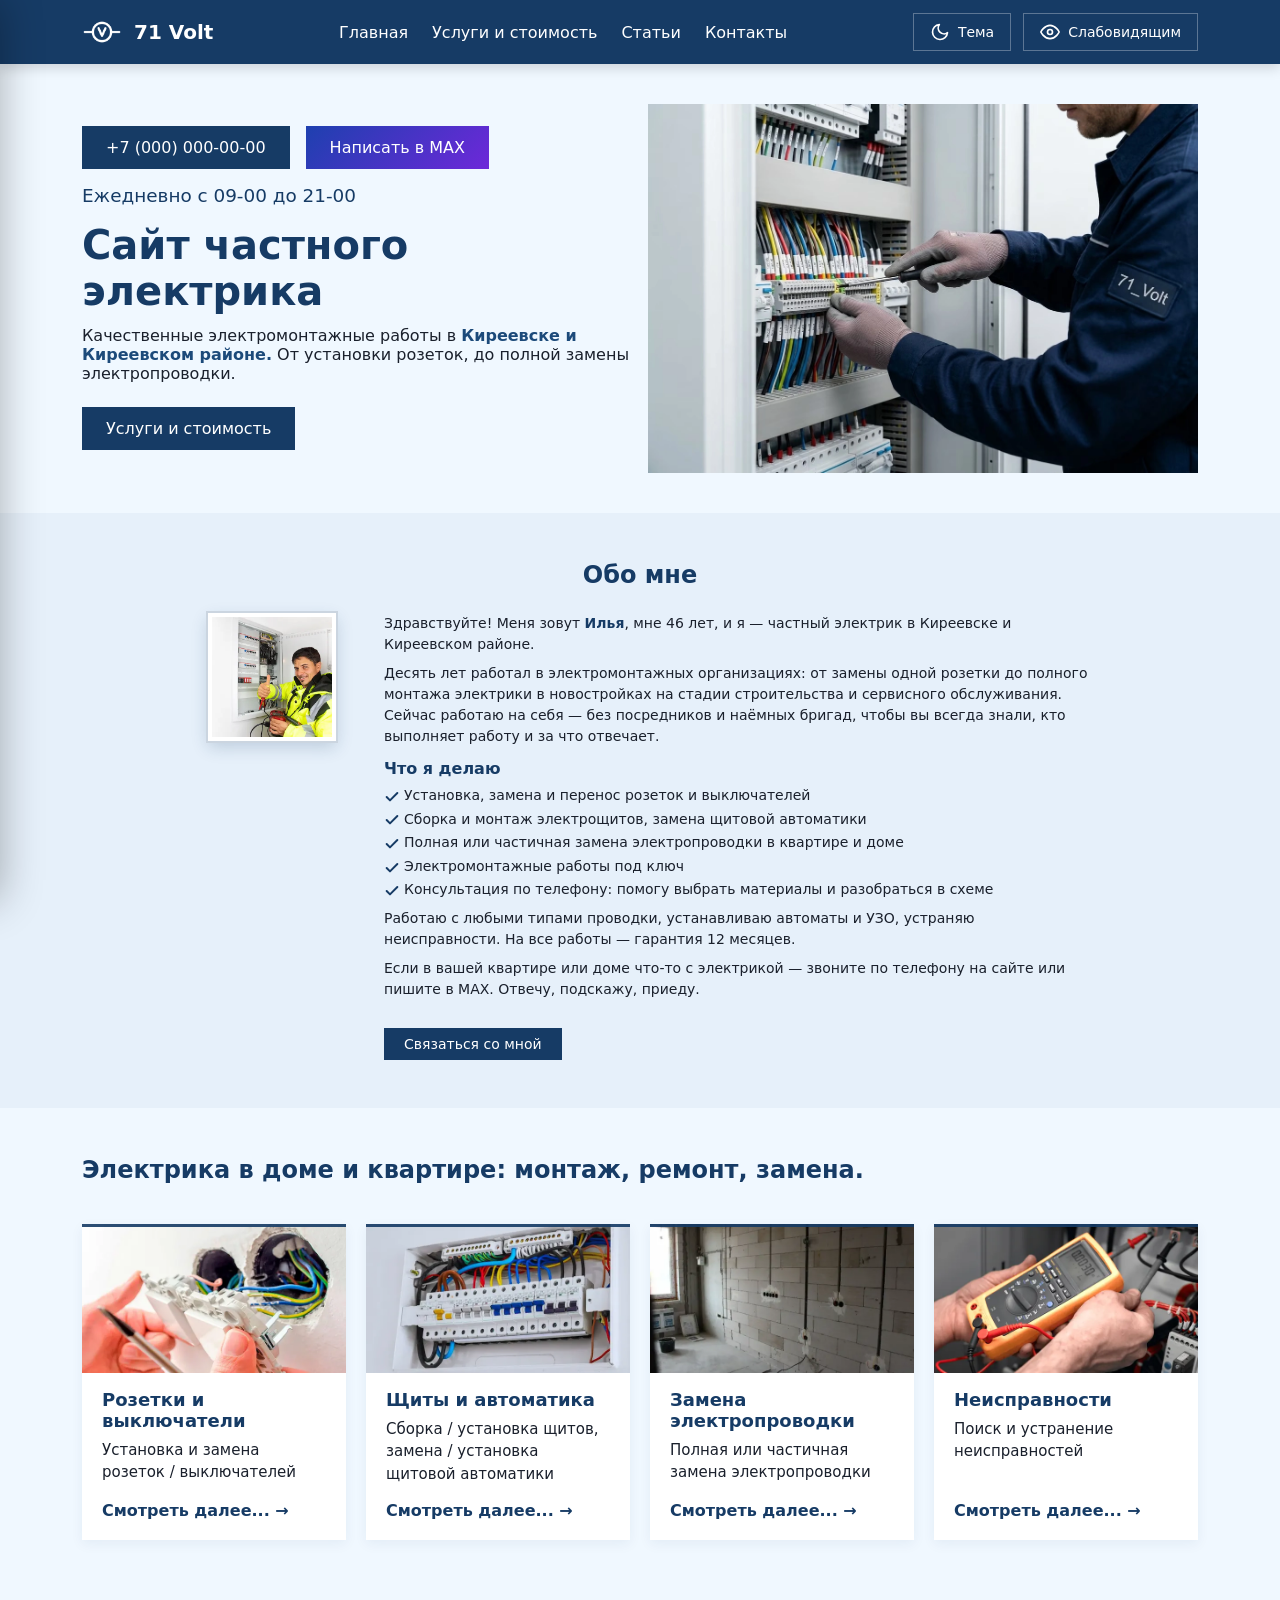
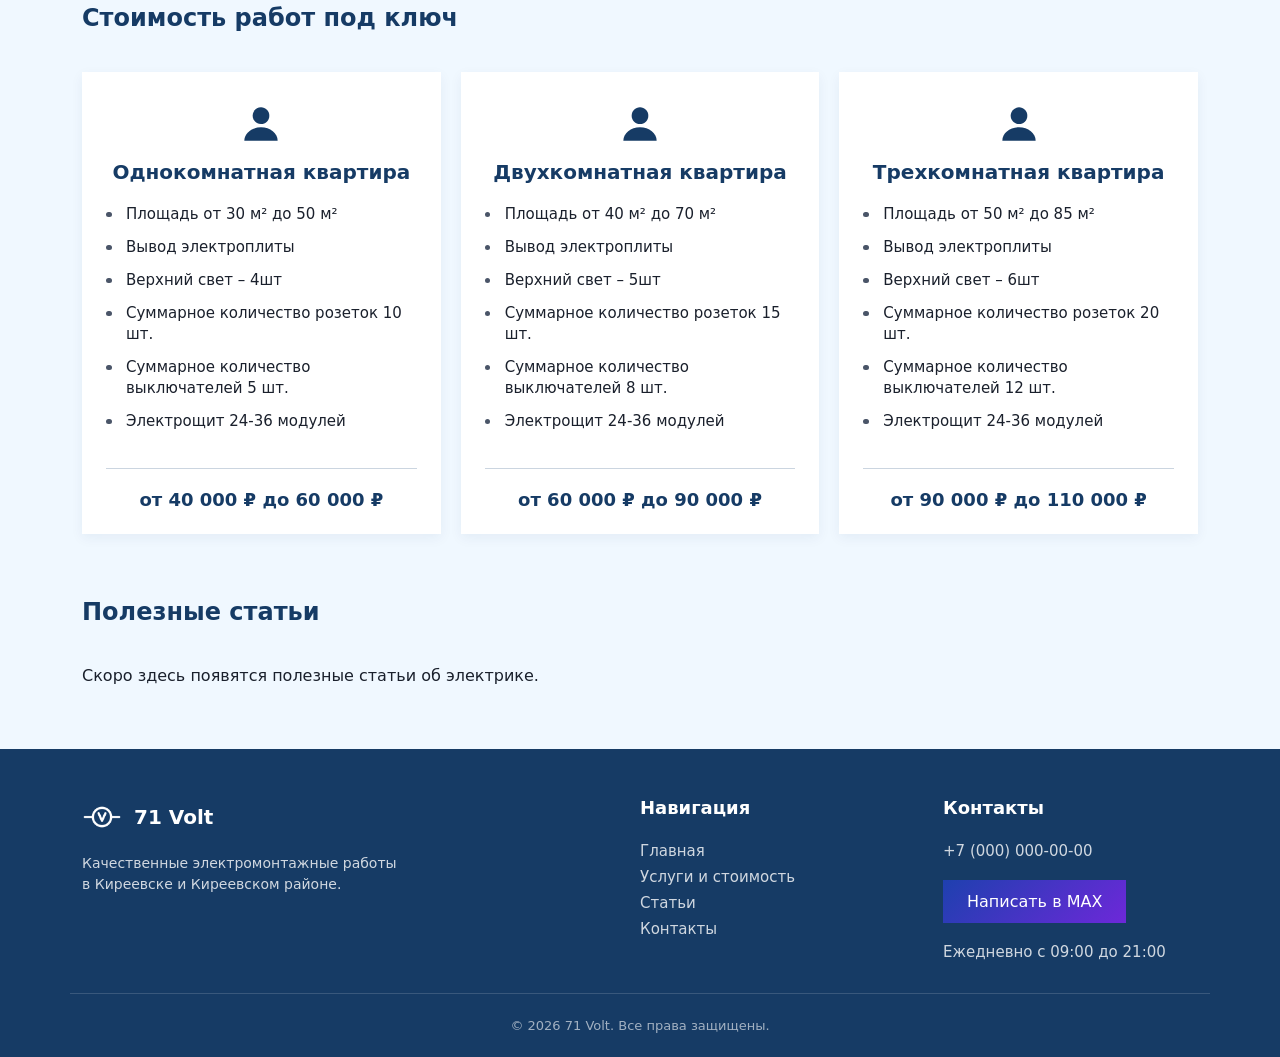
<file: index.html>
<!DOCTYPE html>
<html lang="ru">
  <head>
    <meta charset="UTF-8" />
    <meta name="viewport" content="width=device-width, initial-scale=1.0, viewport-fit=cover, shrink-to-fit=no" />
    <meta
      name="description"
      content="Качественные электромонтажные работы в Киреевске и Киреевском районе: установка розеток, сборка щитов, замена электропроводки, устранение неисправностей."
    />
    <meta name="robots" content="noindex, nofollow" />
    <meta name="yandex-verification" content="e1ee437ad8f1d0d6" />
    <meta name="google-site-verification" content="GSgC18HbqLfg31MIKprtRsTNkIwsptA4n5wo-xF9d5M" />
    <title>Частный электрик в Киреевске — услуги и цены | 71 Volt</title>
    <link rel="canonical" href="https://bkmz-cfysx.github.io/" />
    
    <meta property="og:type" content="website" />
    <meta property="og:title" content="Частный электрик 71 Volt | Киреевск" />
    <meta property="og:description" content="Качественные электромонтажные работы в Киреевске и районе. От установки розеток до замены проводки." />
    <meta property="og:url" content="https://bkmz-cfysx.github.io/" />
    <meta property="og:image" content="https://bkmz-cfysx.github.io/img/hero-img-1200.webp" />

    <script type="application/ld+json">
    {
      "@context": "https://schema.org",
      "@type": "Electrician",
      "name": "71 Volt",
      "image": "https://bkmz-cfysx.github.io/img/hero-img-1200.webp",
      "@id": "https://bkmz-cfysx.github.io/",
      "url": "https://bkmz-cfysx.github.io/",
      "telephone": "+70000000000",
      "priceRange": "₽₽",
      "address": {
        "@type": "PostalAddress",
        "addressLocality": "Киреевск",
        "addressRegion": "Тульская область",
        "addressCountry": "RU"
      },
      "openingHoursSpecification": {
        "@type": "OpeningHoursSpecification",
        "dayOfWeek": ["Monday","Tuesday","Wednesday","Thursday","Friday","Saturday","Sunday"],
        "opens": "09:00",
        "closes": "21:00"
      },
      "areaServed": {
        "@type": "City",
        "name": "Киреевск и Киреевский район"
      },
      "founder": {
        "@type": "Person",
        "name": "Илья",
        "jobTitle": "Частный электрик",
        "description": "Профессиональный электрик с опытом работы более 10 лет в Киреевске и районе."
      }
    }
    </script>
    
    <link rel="stylesheet" href="css/custom.css" />
    <script src="js/main.js" defer></script>
  </head>
  <body>
    <header class="top-bar">
      <div class="top-bar__inner">
        <a href="index.html" class="top-bar__logo" aria-label="На главную">
          <img src="img/voltage-meter.webp" alt="Логотип 71 Volt" class="top-bar__logo-img" width="40" height="40" />
          <span class="top-bar__logo-text">71 Volt</span>
        </a>
        <nav class="top-bar__nav" aria-label="Основное меню">
          <a href="index.html" class="top-bar__nav-link">Главная</a>
          <a href="index.html#services" class="top-bar__nav-link">Услуги и стоимость</a>
          <a href="index.html#articles" class="top-bar__nav-link">Статьи</a>
          <a href="contacts.html" class="top-bar__nav-link">Контакты</a>
        </nav>
        <div class="top-bar__actions">
          <button class="top-bar__btn" id="theme-toggle" type="button" aria-label="Переключить тему">
            <svg class="top-bar__icon top-bar__icon--moon" viewBox="0 0 24 24" fill="none" stroke="currentColor" stroke-width="2" stroke-linecap="round" stroke-linejoin="round"><path d="M21 12.79A9 9 0 1 1 11.21 3 7 7 0 0 0 21 12.79z"></path></svg>
            <svg class="top-bar__icon top-bar__icon--sun" viewBox="0 0 24 24" fill="none" stroke="currentColor" stroke-width="2" stroke-linecap="round" stroke-linejoin="round"><circle cx="12" cy="12" r="5"></circle><line x1="12" y1="1" x2="12" y2="3"></line><line x1="12" y1="21" x2="12" y2="23"></line><line x1="4.22" y1="4.22" x2="5.64" y2="5.64"></line><line x1="18.36" y1="18.36" x2="19.78" y2="19.78"></line><line x1="1" y1="12" x2="3" y2="12"></line><line x1="21" y1="12" x2="23" y2="12"></line><line x1="4.22" y1="19.78" x2="5.64" y2="18.36"></line><line x1="18.36" y1="5.64" x2="19.78" y2="4.22"></line></svg>
            <span class="top-bar__text">Тема</span>
          </button>
          <button class="bvi-open top-bar__btn" type="button" aria-label="Версия для слабовидящих">
            <svg class="top-bar__icon" viewBox="0 0 24 24" fill="none" stroke="currentColor" stroke-width="2" stroke-linecap="round" stroke-linejoin="round"><path d="M1 12s4-8 11-8 11 8 11 8-4 8-11 8-11-8-11-8z"></path><circle cx="12" cy="12" r="3"></circle></svg>
            <span class="top-bar__text">Слабовидящим</span>
          </button>
          <button class="top-bar__burger" id="burger-menu" type="button" aria-label="Открыть меню" aria-expanded="false" aria-controls="mobile-menu">
            <span></span><span></span><span></span>
          </button>
        </div>
      </div>
    </header>

    <div class="page-wrapper">
      <main>
        <section class="hero" id="hero" aria-labelledby="hero-title">
          <div class="hero__text">
            <div class="contacts">
              <a href="tel:+70000000000" class="link-phone">+7 (000) 000-00-00</a>
              <a href="#" class="link-max">Написать в MAX</a>
              <a href="#" class="link-max-mobile" aria-label="Написать в MAX"></a>
              <span>Ежедневно с 09-00 до 21-00</span>
            </div>
            <h1 class="hero__title" id="hero-title">Сайт частного электрика</h1>
            <p class="hero__description">
              Качественные электромонтажные работы в
              <span>Киреевске и Киреевском районе.</span> От установки розеток, до
              полной замены электропроводки.
            </p>
            <a href="index.html#services" class="hero__link">Услуги и стоимость</a>
          </div>
          <div class="hero__media">
            <img src="img/hero-img-1200.webp" srcset="img/hero-img-mobile.webp 600w, img/hero-img-1200.webp 1200w" sizes="(max-width: 768px) 100vw, 50vw" alt="Частный электрик собирает электрощит" class="hero__img" width="1200" height="805" fetchpriority="high" decoding="async" />
          </div>
        </section>

        <section class="about" id="about" aria-labelledby="about-title">
          <h2 class="about__title" id="about-title">Обо мне</h2>
          <div class="about__content">
            <div class="about__media">
              <div class="about__avatar">
                <img src="img/elektrik-71-volt.webp" alt="Частный электрик Илья с мультиметром на фоне щита" class="about__avatar-img" width="192" height="192" loading="lazy" decoding="async" />
              </div>
            </div>
            <div class="about__text">
              <p class="about__lead">Здравствуйте! Меня зовут <strong>Илья</strong>, мне 46 лет, и я — частный электрик в Киреевске и Киреевском районе.</p>
              <p>Десять лет работал в электромонтажных организациях: от замены одной розетки до полного монтажа электрики в новостройках на стадии строительства и сервисного обслуживания. Сейчас работаю на себя — без посредников и наёмных бригад, чтобы вы всегда знали, кто выполняет работу и за что отвечает.</p>
              <h3 class="about__subtitle">Что я делаю</h3>
              <ul class="about__list">
                <li>Установка, замена и перенос розеток и выключателей</li>
                <li>Сборка и монтаж электрощитов, замена щитовой автоматики</li>
                <li>Полная или частичная замена электропроводки в квартире и доме</li>
                <li>Электромонтажные работы под ключ</li>
                <li>Консультация по телефону: помогу выбрать материалы и разобраться в схеме</li>
              </ul>
              <p>Работаю с любыми типами проводки, устанавливаю автоматы и УЗО, устраняю неисправности. На все работы — гарантия 12 месяцев.</p>
              <p>Если в вашей квартире или доме что-то с электрикой — звоните по телефону на сайте или пишите в MAX. Отвечу, подскажу, приеду.</p>
              <a href="contacts.html" class="about__cta">Связаться со мной</a>
            </div>
          </div>
        </section>

        <section class="services" id="services" aria-labelledby="services-title">
          <h2 class="services__title" id="services-title">Электрика в доме и квартире: монтаж, ремонт, замена.</h2>
          <div class="services__card">
            <article class="services__card__item">
              <img src="img/ustanovka-rozetok-i-vyklyuchateley-600.webp" srcset="img/ustanovka-rozetok-i-vyklyuchateley-600.webp 600w, img/ustanovka-rozetok-i-vyklyuchateley-1200.webp 1200w" sizes="(max-width: 425px) 100vw, (max-width: 768px) 50vw, 25vw" class="services__img" alt="Установка и замена розеток и выключателей" width="600" height="400" loading="lazy" decoding="async" />
              <h3>Розетки и выключатели</h3>
              <p>Установка и замена розеток / выключателей</p>
              <a href="#" class="services__link">Смотреть далее...</a>
            </article>
            <article class="services__card__item">
              <img src="img/sborka-elektroshchitov-i-avtomatiki-mobile.webp" srcset="img/sborka-elektroshchitov-i-avtomatiki-mobile.webp 600w, img/sborka-elektroshchitov-i-avtomatiki-1200.webp 1200w" sizes="(max-width: 425px) 100vw, (max-width: 768px) 50vw, 25vw" class="services__img" alt="Сборка и установка электрических щитов" width="600" height="400" loading="lazy" decoding="async" />
              <h3>Щиты и автоматика</h3>
              <p>Сборка / установка щитов, замена / установка щитовой автоматики</p>
              <a href="#" class="services__link">Смотреть далее...</a>
            </article>
            <article class="services__card__item">
              <img src="img/zamena-elektroprovodki-v-kvartire-mobile.webp" srcset="img/zamena-elektroprovodki-v-kvartire-mobile.webp 600w, img/zamena-elektroprovodki-v-kvartire-1200.webp 1200w" sizes="(max-width: 425px) 100vw, (max-width: 768px) 50vw, 25vw" class="services__img" alt="Замена электропроводки в квартире и доме" width="600" height="400" loading="lazy" decoding="async" />
              <h3>Замена электропроводки</h3>
              <p>Полная или частичная замена электропроводки</p>
              <a href="#" class="services__link">Смотреть далее...</a>
            </article>
            <article class="services__card__item">
              <img src="img/poisk-i-ustranenie-neispravnostey-elektriki-mobile.webp" srcset="img/poisk-i-ustranenie-neispravnostey-elektriki-mobile.webp 600w, img/poisk-i-ustranenie-neispravnostey-elektriki-1200.webp 1200w" sizes="(max-width: 425px) 100vw, (max-width: 768px) 50vw, 25vw" class="services__img" alt="Поиск и устранение неисправностей в электрике" width="600" height="400" loading="lazy" decoding="async" />
              <h3>Неисправности</h3>
              <p>Поиск и устранение неисправностей</p>
              <a href="#" class="services__link">Смотреть далее...</a>
            </article>
          </div>
        </section>

        <section class="pricing" id="pricing" aria-labelledby="pricing-title">
          <h2 class="pricing__title" id="pricing-title">Стоимость работ под ключ</h2>
          <div class="pricing__grid">
            
            <a href="usluga-1-komnatnaya.html" class="pricing__card">
              <div class="pricing__icon" aria-hidden="true">
                <svg viewBox="0 0 24 24" fill="none" xmlns="http://www.w3.org/2000/svg"><path d="M12 12C14.7614 12 17 9.76142 17 7C17 4.23858 14.7614 2 12 2C9.23858 2 7 4.23858 7 7C7 9.76142 9.23858 12 12 12Z" fill="currentColor"/><path d="M12 14C6.47715 14 2 17.5817 2 22H22C22 17.5817 17.5228 14 12 14Z" fill="currentColor"/></svg>
              </div>
              <h3 class="pricing__card-title">Однокомнатная квартира</h3>
              <ul class="pricing__list">
                <li class="pricing__list-item">Площадь от 30 м² до 50 м²</li>
                <li class="pricing__list-item">Вывод электроплиты</li>
                <li class="pricing__list-item">Верхний свет – 4шт</li>
                <li class="pricing__list-item">Суммарное количество розеток 10 шт.</li>
                <li class="pricing__list-item">Суммарное количество выключателей 5 шт.</li>
                <li class="pricing__list-item">Электрощит 24-36 модулей</li>
              </ul>
              <div class="pricing__price">от 40 000 ₽ до 60 000 ₽</div>
            </a>

            <a href="usluga-2-komnatnaya.html" class="pricing__card">
              <div class="pricing__icon" aria-hidden="true">
                <svg viewBox="0 0 24 24" fill="none" xmlns="http://www.w3.org/2000/svg"><path d="M12 12C14.7614 12 17 9.76142 17 7C17 4.23858 14.7614 2 12 2C9.23858 2 7 4.23858 7 7C7 9.76142 9.23858 12 12 12Z" fill="currentColor"/><path d="M12 14C6.47715 14 2 17.5817 2 22H22C22 17.5817 17.5228 14 12 14Z" fill="currentColor"/></svg>
              </div>
              <h3 class="pricing__card-title">Двухкомнатная квартира</h3>
              <ul class="pricing__list">
                <li class="pricing__list-item">Площадь от 40 м² до 70 м²</li>
                <li class="pricing__list-item">Вывод электроплиты</li>
                <li class="pricing__list-item">Верхний свет – 5шт</li>
                <li class="pricing__list-item">Суммарное количество розеток 15 шт.</li>
                <li class="pricing__list-item">Суммарное количество выключателей 8 шт.</li>
                <li class="pricing__list-item">Электрощит 24-36 модулей</li>
              </ul>
              <div class="pricing__price">от 60 000 ₽ до 90 000 ₽</div>
            </a>

            <a href="usluga-3-komnatnaya.html" class="pricing__card">
              <div class="pricing__icon" aria-hidden="true">
                <svg viewBox="0 0 24 24" fill="none" xmlns="http://www.w3.org/2000/svg"><path d="M12 12C14.7614 12 17 9.76142 17 7C17 4.23858 14.7614 2 12 2C9.23858 2 7 4.23858 7 7C7 9.76142 9.23858 12 12 12Z" fill="currentColor"/><path d="M12 14C6.47715 14 2 17.5817 2 22H22C22 17.5817 17.5228 14 12 14Z" fill="currentColor"/></svg>
              </div>
              <h3 class="pricing__card-title">Трехкомнатная квартира</h3>
              <ul class="pricing__list">
                <li class="pricing__list-item">Площадь от 50 м² до 85 м²</li>
                <li class="pricing__list-item">Вывод электроплиты</li>
                <li class="pricing__list-item">Верхний свет – 6шт</li>
                <li class="pricing__list-item">Суммарное количество розеток 20 шт.</li>
                <li class="pricing__list-item">Суммарное количество выключателей 12 шт.</li>
                <li class="pricing__list-item">Электрощит 24-36 модулей</li>
              </ul>
              <div class="pricing__price">от 90 000 ₽ до 110 000 ₽</div>
            </a>

          </div>
        </section>
        
        <section class="articles" id="articles" aria-labelledby="articles-title" style="margin-bottom: 4rem;">
          <h2 class="services__title" id="articles-title">Полезные статьи</h2>
          <p>Скоро здесь появятся полезные статьи об электрике.</p>
        </section>
      </main>
    </div>

    <footer class="footer">
      <div class="footer__inner">
        <div class="footer__col footer__col--brand">
          <a href="index.html" class="footer__logo" aria-label="На главную">
            <img src="img/voltage-meter.webp" alt="Логотип 71 Volt" class="footer__logo-img" width="40" height="40" />
            <span class="footer__logo-text">71 Volt</span>
          </a>
          <p class="footer__desc">Качественные электромонтажные работы в Киреевске и Киреевском районе.</p>
        </div>
        <div class="footer__col footer__col--nav">
          <h3 class="footer__title">Навигация</h3>
          <nav class="footer__nav" aria-label="Навигация в подвале">
            <a href="index.html" class="footer__nav-link">Главная</a>
            <a href="index.html#services" class="footer__nav-link">Услуги и стоимость</a>
            <a href="index.html#articles" class="footer__nav-link">Статьи</a>
            <a href="contacts.html" class="footer__nav-link">Контакты</a>
          </nav>
        </div>
        <div class="footer__col footer__col--contacts">
          <h3 class="footer__title">Контакты</h3>
          <a href="tel:+70000000000" class="footer__contact">+7 (000) 000-00-00</a>
          <a href="#" class="link-max footer__btn-max">Написать в MAX</a>
          <p class="footer__contact">Ежедневно с 09:00 до 21:00</p>
        </div>
      </div>
      <div class="footer__bottom">
        <p class="footer__copyright">© <span id="current-year">2024</span> 71 Volt. Все права защищены.</p>
      </div>
    </footer>

    <div class="mobile-overlay" id="mobile-overlay"></div>
    <nav class="mobile-menu" id="mobile-menu" aria-label="Мобильное меню">
      <div class="mobile-menu__header"><span class="mobile-menu__title">Меню</span></div>
      <a href="index.html" class="mobile-menu__link">Главная</a>
      <a href="index.html#services" class="mobile-menu__link">Услуги и стоимость</a>
      <a href="index.html#articles" class="mobile-menu__link">Статьи</a>
      <a href="contacts.html" class="mobile-menu__link">Контакты</a>
    </nav>

    <div class="tooltip" id="tooltip" aria-hidden="true">Смотреть подробнее</div>
    <button class="scroll-top" id="scroll-top" type="button" aria-label="Вернуться наверх">
      <svg viewBox="0 0 24 24" fill="none" stroke="currentColor" stroke-width="2" stroke-linecap="round" stroke-linejoin="round"><line x1="12" y1="19" x2="12" y2="5"></line><polyline points="5 12 12 5 19 12"></polyline></svg>
    </button>
  </body>
</html>
</file>
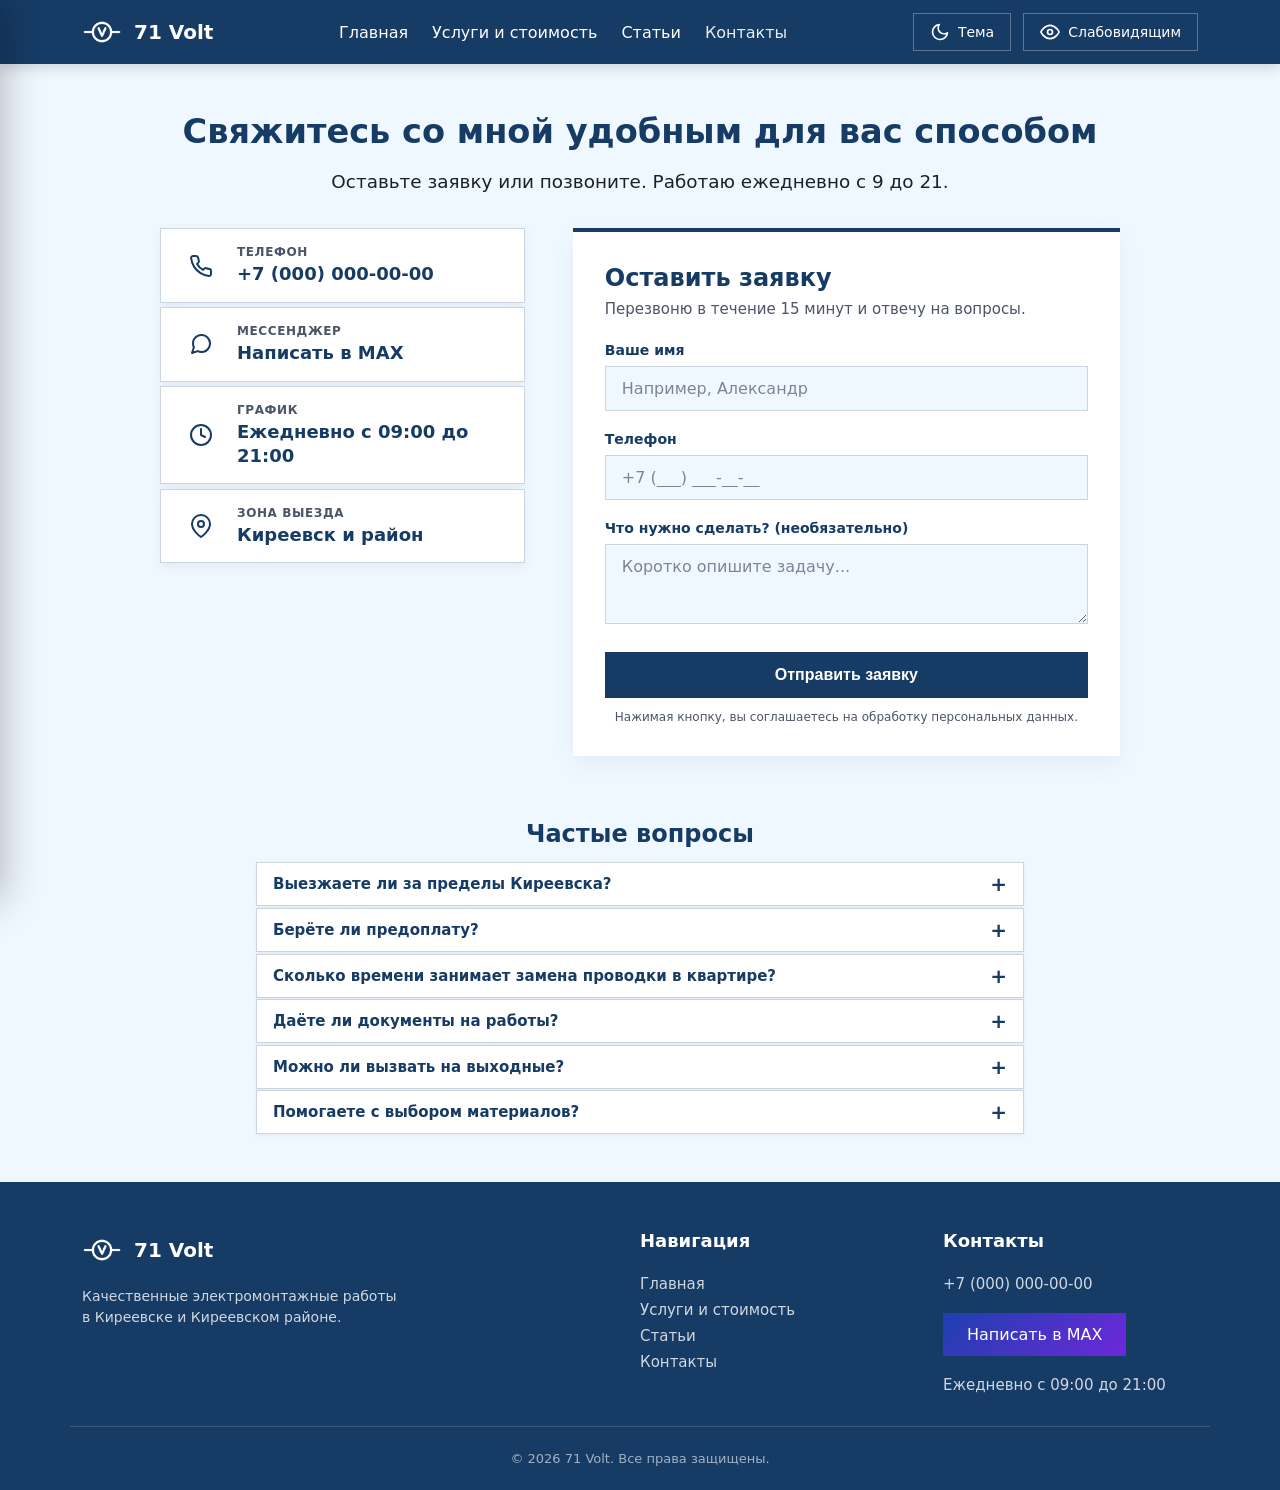
<file: contacts.html>
<!DOCTYPE html>
<html lang="ru">
  <head>
    <meta charset="UTF-8" />
    <meta name="viewport" content="width=device-width, initial-scale=1.0, viewport-fit=cover, shrink-to-fit=no" />
    <meta
      name="description"
      content="Контакты частного электрика 71 Volt в Киреевске. Телефон, мессенджер MAX, форма заявки, график работы. Перезвоню в течение 15 минут."
    />
    <meta name="robots" content="noindex, nofollow" />
    <title>Контакты — частный электрик 71 Volt | Киреевск</title>
    <link rel="canonical" href="https://bkmz-cfysx.github.io/contacts.html" />
    <link rel="stylesheet" href="css/custom.css" />
    <script src="js/main.js" defer></script>
  </head>
  <body>
    <!-- //? Верхняя панель -->
    <header class="top-bar">
      <div class="top-bar__inner">
        <a href="index.html" class="top-bar__logo" aria-label="На главную">
          <img src="img/voltage-meter.webp" alt="Логотип 71 Volt" class="top-bar__logo-img" width="40" height="40" />
          <span class="top-bar__logo-text">71 Volt</span>
        </a>
        <nav class="top-bar__nav" aria-label="Основное меню">
          <a href="index.html" class="top-bar__nav-link">Главная</a>
          <a href="index.html#services" class="top-bar__nav-link">Услуги и стоимость</a>
          <a href="index.html#articles" class="top-bar__nav-link">Статьи</a>
          <a href="contacts.html" class="top-bar__nav-link" aria-current="page">Контакты</a>
        </nav>
        <div class="top-bar__actions">
          <button class="top-bar__btn" id="theme-toggle" type="button" aria-label="Переключить тему">
            <svg class="top-bar__icon top-bar__icon--moon" viewBox="0 0 24 24" fill="none" stroke="currentColor" stroke-width="2" stroke-linecap="round" stroke-linejoin="round">
              <path d="M21 12.79A9 9 0 1 1 11.21 3 7 7 0 0 0 21 12.79z"></path>
            </svg>
            <svg class="top-bar__icon top-bar__icon--sun" viewBox="0 0 24 24" fill="none" stroke="currentColor" stroke-width="2" stroke-linecap="round" stroke-linejoin="round">
              <circle cx="12" cy="12" r="5"></circle>
              <line x1="12" y1="1" x2="12" y2="3"></line>
              <line x1="12" y1="21" x2="12" y2="23"></line>
              <line x1="4.22" y1="4.22" x2="5.64" y2="5.64"></line>
              <line x1="18.36" y1="18.36" x2="19.78" y2="19.78"></line>
              <line x1="1" y1="12" x2="3" y2="12"></line>
              <line x1="21" y1="12" x2="23" y2="12"></line>
              <line x1="4.22" y1="19.78" x2="5.64" y2="18.36"></line>
              <line x1="18.36" y1="5.64" x2="19.78" y2="4.22"></line>
            </svg>
            <span class="top-bar__text">Тема</span>
          </button>
          <button class="bvi-open top-bar__btn" type="button" aria-label="Версия для слабовидящих">
            <svg class="top-bar__icon" viewBox="0 0 24 24" fill="none" stroke="currentColor" stroke-width="2" stroke-linecap="round" stroke-linejoin="round">
              <path d="M1 12s4-8 11-8 11 8 11 8-4 8-11 8-11-8-11-8z"></path>
              <circle cx="12" cy="12" r="3"></circle>
            </svg>
            <span class="top-bar__text">Слабовидящим</span>
          </button>
          <button class="top-bar__burger" id="burger-menu" type="button" aria-label="Открыть меню" aria-expanded="false" aria-controls="mobile-menu">
            <span></span>
            <span></span>
            <span></span>
          </button>
        </div>
      </div>
    </header>

    <div class="page-wrapper">
      <main class="page-contacts">
        <!-- //? Заголовок страницы -->
        <section class="contacts-hero" aria-labelledby="contacts-title">
          <h1 class="contacts-hero__title" id="contacts-title">Свяжитесь со мной удобным для вас способом</h1>
          <p class="contacts-hero__desc">
            Оставьте заявку или позвоните. Работаю ежедневно с 9 до 21.
          </p>
        </section>

        <!-- //? Основной блок с формой и контактами -->
        <section class="contacts-layout" aria-label="Форма связи и контактные данные">
          
          <!-- Левая колонка: Контакты и инфа -->
          <div class="contact-info-wrapper">
            <div class="contact-card-horizontal">
              <div class="contact-card-horizontal__icon">
                <svg width="24" height="24" viewBox="0 0 24 24" fill="none" stroke="currentColor" stroke-width="2" stroke-linecap="round" stroke-linejoin="round">
                  <path d="M22 16.92v3a2 2 0 0 1-2.18 2 19.79 19.79 0 0 1-8.63-3.07 19.5 19.5 0 0 1-6-6 19.79 19.79 0 0 1-3.07-8.67A2 2 0 0 1 4.11 2h3a2 2 0 0 1 2 1.72c.13.96.36 1.9.7 2.81a2 2 0 0 1-.45 2.11L8.09 9.91a16 16 0 0 0 6 6l1.27-1.27a2 2 0 0 1 2.11-.45c.91.34 1.85.57 2.81.7A2 2 0 0 1 22 16.92z"/>
                </svg>
              </div>
              <div class="contact-card-horizontal__text">
                <span class="contact-card-horizontal__label">Телефон</span>
                <a href="tel:+70000000000" class="contact-card-horizontal__value">+7 (000) 000-00-00</a>
              </div>
            </div>

            <div class="contact-card-horizontal">
              <div class="contact-card-horizontal__icon">
                <svg width="24" height="24" viewBox="0 0 24 24" fill="none" stroke="currentColor" stroke-width="2" stroke-linecap="round" stroke-linejoin="round">
                  <path d="M21 11.5a8.38 8.38 0 0 1-.9 3.8 8.5 8.5 0 0 1-7.6 4.7 8.38 8.38 0 0 1-3.8-.9L3 21l1.9-5.7a8.38 8.38 0 0 1-.9-3.8 8.5 8.5 0 0 1 4.7-7.6 8.38 8.38 0 0 1 3.8-.9h.5a8.48 8.48 0 0 1 8 8v.5z"/>
                </svg>
              </div>
              <div class="contact-card-horizontal__text">
                <span class="contact-card-horizontal__label">Мессенджер</span>
                <a href="#" class="contact-card-horizontal__value">Написать в MAX</a>
              </div>
            </div>

            <div class="contact-card-horizontal">
              <div class="contact-card-horizontal__icon">
                <svg width="24" height="24" viewBox="0 0 24 24" fill="none" stroke="currentColor" stroke-width="2" stroke-linecap="round" stroke-linejoin="round">
                  <circle cx="12" cy="12" r="10"></circle>
                  <polyline points="12 6 12 12 16 14"></polyline>
                </svg>
              </div>
              <div class="contact-card-horizontal__text">
                <span class="contact-card-horizontal__label">График</span>
                <span class="contact-card-horizontal__value">Ежедневно с 09:00 до 21:00</span>
              </div>
            </div>

            <div class="contact-card-horizontal">
              <div class="contact-card-horizontal__icon">
                <svg width="24" height="24" viewBox="0 0 24 24" fill="none" stroke="currentColor" stroke-width="2" stroke-linecap="round" stroke-linejoin="round">
                  <path d="M21 10c0 7-9 13-9 13s-9-6-9-13a9 9 0 0 1 18 0z"></path>
                  <circle cx="12" cy="10" r="3"></circle>
                </svg>
              </div>
              <div class="contact-card-horizontal__text">
                <span class="contact-card-horizontal__label">Зона выезда</span>
                <span class="contact-card-horizontal__value">Киреевск и район</span>
              </div>
            </div>
          </div>

          <!-- Правая колонка: Форма -->
          <div class="contact-form-wrapper">
            <h2 class="contact-form-title">Оставить заявку</h2>
            <p class="contact-form-subtitle">Перезвоню в течение 15 минут и отвечу на вопросы.</p>
            
            <form id="callback-form" class="contact-form" novalidate>
              <div class="form-group">
                <label for="name" class="form-label">Ваше имя</label>
                <input type="text" id="name" name="name" class="form-input" placeholder="Например, Александр" required>
              </div>
              
              <div class="form-group">
                <label for="phone" class="form-label">Телефон</label>
                <input type="tel" id="phone" name="phone" class="form-input" placeholder="+7 (___) ___-__-__" required>
              </div>

              <div class="form-group">
                <label for="message" class="form-label">Что нужно сделать? (необязательно)</label>
                <textarea id="message" name="message" class="form-input form-textarea" placeholder="Коротко опишите задачу..."></textarea>
              </div>

              <button type="submit" class="form-submit">Отправить заявку</button>
              <p class="form-privacy">Нажимая кнопку, вы соглашаетесь на обработку персональных данных.</p>
              
              <!-- Сообщение об успехе (скрыто по умолчанию) -->
              <div id="form-success" class="form-success" style="display: none;">
                Спасибо! Заявка отправлена. Я скоро свяжусь с вами.
              </div>
            </form>
          </div>
        </section>

        <!-- //? FAQ -->
        <section class="faq" aria-labelledby="faq-title">
          <h2 class="faq__title" id="faq-title">Частые вопросы</h2>
          <div class="faq__list">
            <details class="faq__item">
              <summary>Выезжаете ли за пределы Киреевска?</summary>
              <p>Да, работаю по всему Киреевскому району. Выезд в пределах города — бесплатно, за город — обсуждаем отдельно.</p>
            </details>
            <details class="faq__item">
              <summary>Берёте ли предоплату?</summary>
              <p>Нет. Вы платите только по факту выполненных работ. Если для закупки материалов нужна предоплата — обсудим это отдельно и оформим расписку.</p>
            </details>
            <details class="faq__item">
              <summary>Сколько времени занимает замена проводки в квартире?</summary>
              <p>Однокомнатная — 2–3 дня, двухкомнатная — 3–4 дня, трёхкомнатная — 4–5 дней. Точные сроки зависят от площади и объёма работ — назову после осмотра.</p>
            </details>
            <details class="faq__item">
              <summary>Даёте ли документы на работы?</summary>
              <p>Да, по желанию оформляю договор и акт выполненных работ. На все работы — гарантия 12 месяцев в письменном виде.</p>
            </details>
            <details class="faq__item">
              <summary>Можно ли вызвать на выходные?</summary>
              <p>Да, работаю ежедневно с 9 до 21, включая субботу и воскресенье. В праздники — по договорённости.</p>
            </details>
            <details class="faq__item">
              <summary>Помогаете с выбором материалов?</summary>
              <p>Конечно. Подскажу, какие провода, автоматы и розетки лучше подойдут под вашу задачу и бюджет. Могу закупить сам — со скидкой от поставщика.</p>
            </details>
          </div>
        </section>

      </main>
    </div>

    <!-- //? Футер -->
    <footer class="footer">
      <div class="footer__inner">
        <div class="footer__col footer__col--brand">
          <a href="index.html" class="footer__logo" aria-label="На главную">
            <img src="img/voltage-meter.webp" alt="Логотип 71 Volt" class="footer__logo-img" width="40" height="40" />
            <span class="footer__logo-text">71 Volt</span>
          </a>
          <p class="footer__desc">Качественные электромонтажные работы в Киреевске и Киреевском районе.</p>
        </div>

        <div class="footer__col footer__col--nav">
          <h3 class="footer__title">Навигация</h3>
          <nav class="footer__nav" aria-label="Навигация в подвале">
            <a href="index.html" class="footer__nav-link">Главная</a>
            <a href="index.html#services" class="footer__nav-link">Услуги и стоимость</a>
            <a href="index.html#articles" class="footer__nav-link">Статьи</a>
            <a href="contacts.html" class="footer__nav-link">Контакты</a>
          </nav>
        </div>

        <div class="footer__col footer__col--contacts">
          <h3 class="footer__title">Контакты</h3>
          <a href="tel:+70000000000" class="footer__contact">+7 (000) 000-00-00</a>
          <a href="#" class="link-max footer__btn-max">Написать в MAX</a>
          <p class="footer__contact">Ежедневно с 09:00 до 21:00</p>
        </div>
      </div>
      <div class="footer__bottom">
        <p class="footer__copyright">© <span id="current-year">2024</span> 71 Volt. Все права защищены.</p>
      </div>
    </footer>

    <div class="mobile-overlay" id="mobile-overlay"></div>
    <nav class="mobile-menu" id="mobile-menu" aria-label="Мобильное меню">
      <div class="mobile-menu__header">
        <span class="mobile-menu__title">Меню</span>
      </div>
      <a href="index.html" class="mobile-menu__link">Главная</a>
      <a href="index.html#services" class="mobile-menu__link">Услуги и стоимость</a>
      <a href="index.html#articles" class="mobile-menu__link">Статьи</a>
      <a href="contacts.html" class="mobile-menu__link">Контакты</a>
    </nav>

    <button class="scroll-top" id="scroll-top" type="button" aria-label="Вернуться наверх">
      <svg width="24" height="24" viewBox="0 0 24 24" fill="none" stroke="currentColor" stroke-width="2" stroke-linecap="round" stroke-linejoin="round">
        <line x1="12" y1="19" x2="12" y2="5"></line>
        <polyline points="5 12 12 5 19 12"></polyline>
      </svg>
    </button>
  </body>
</html>
</file>
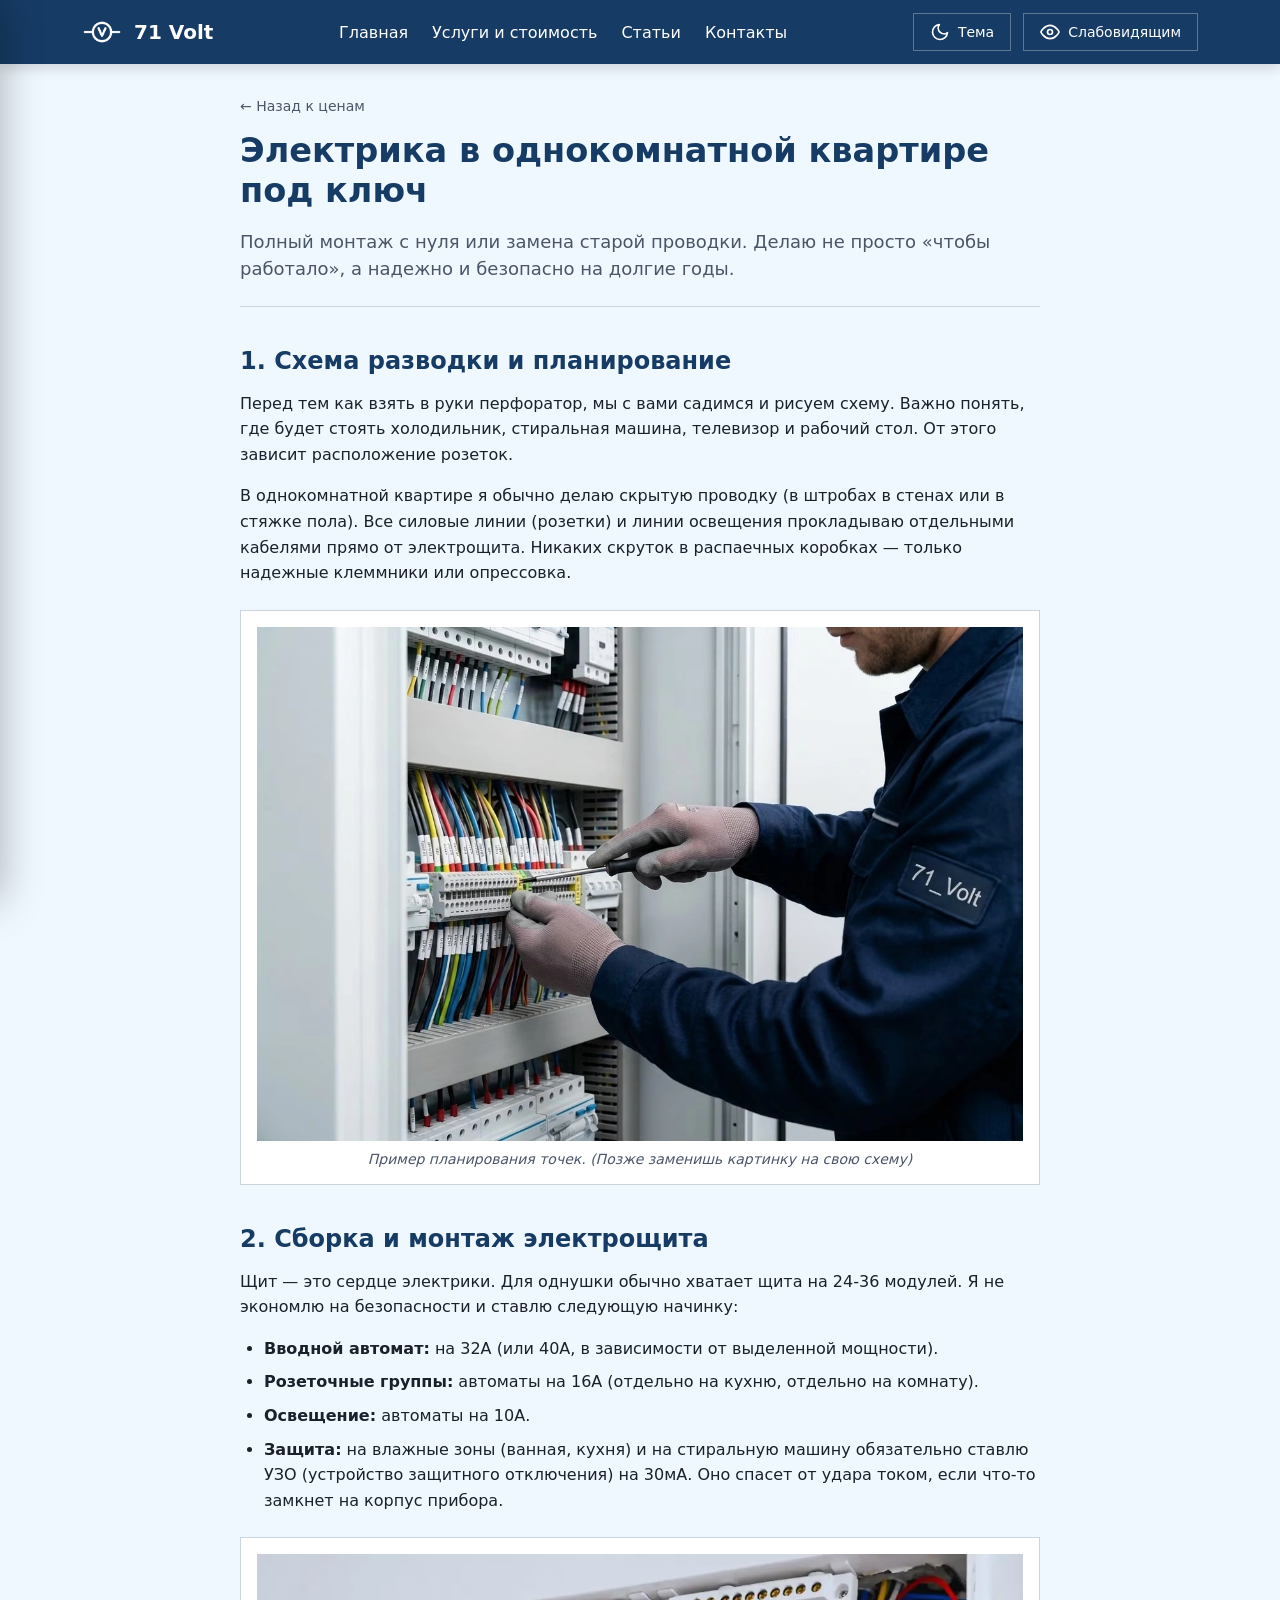
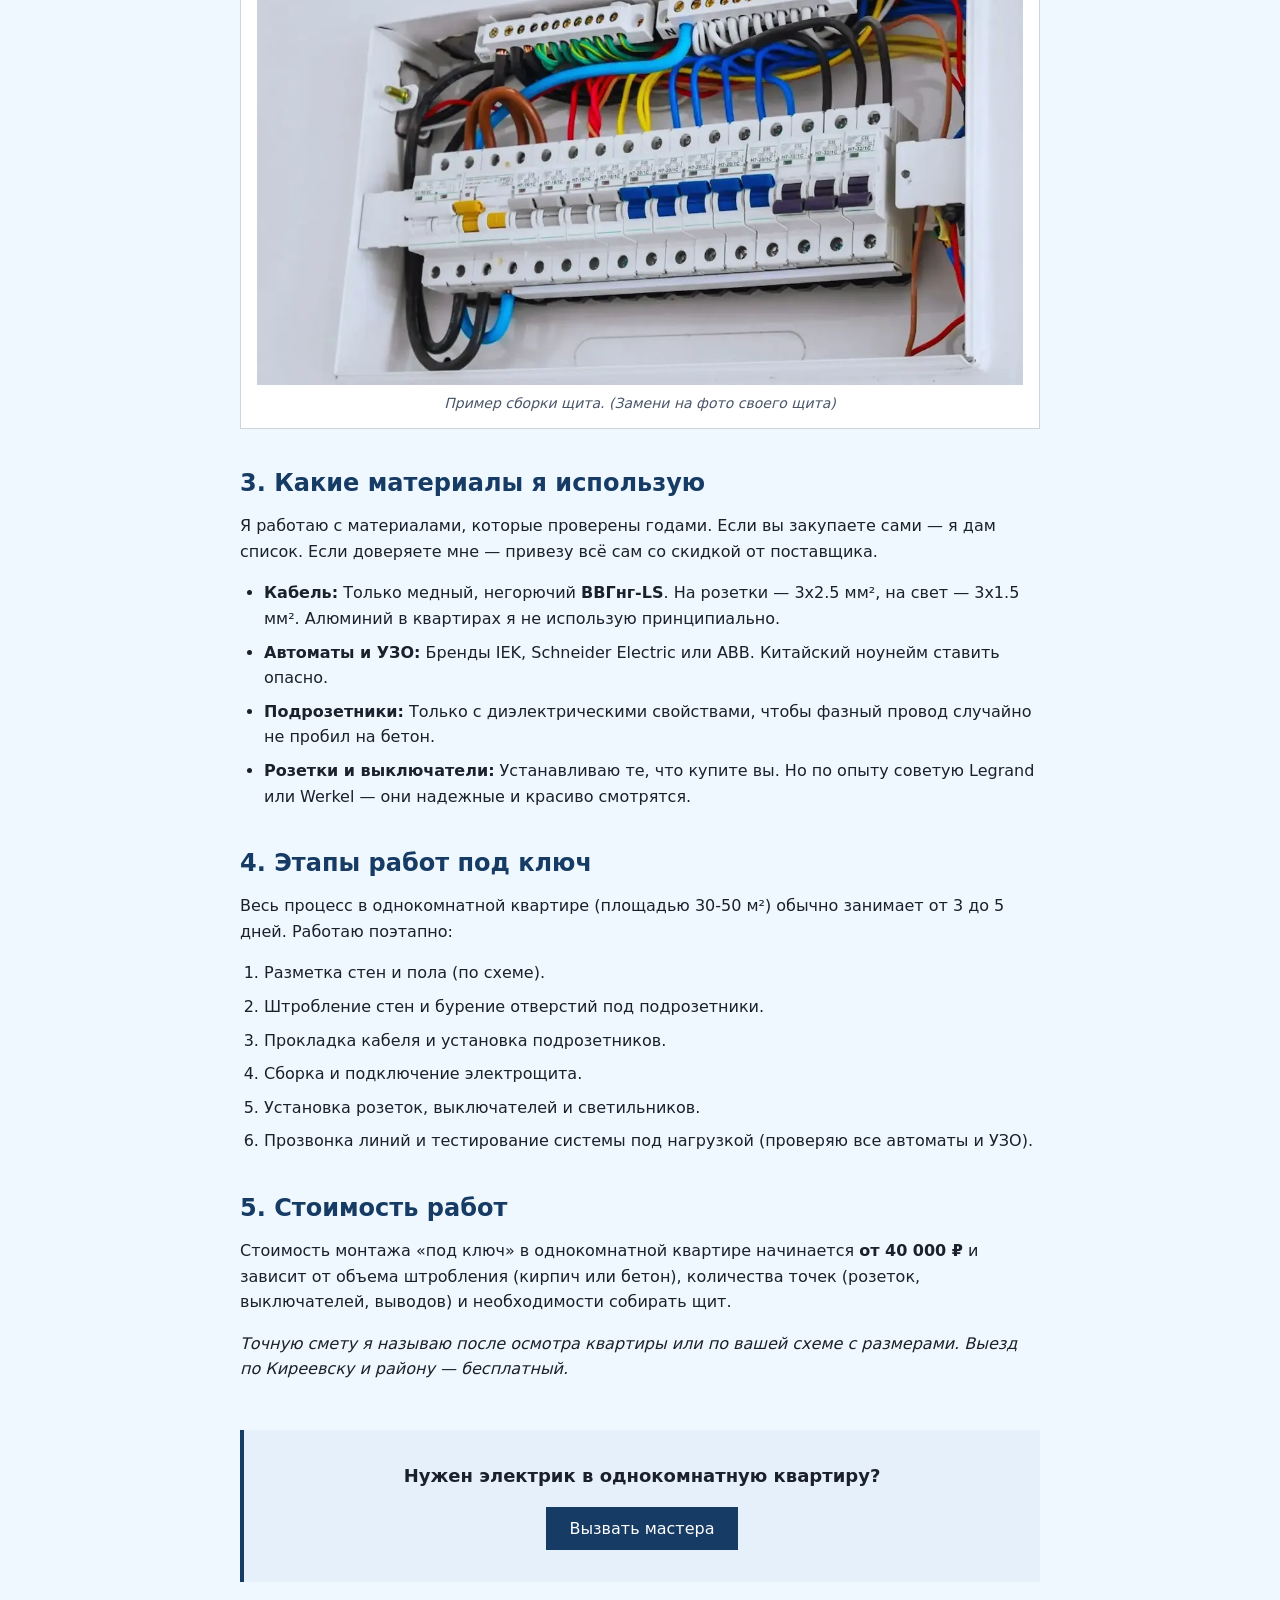
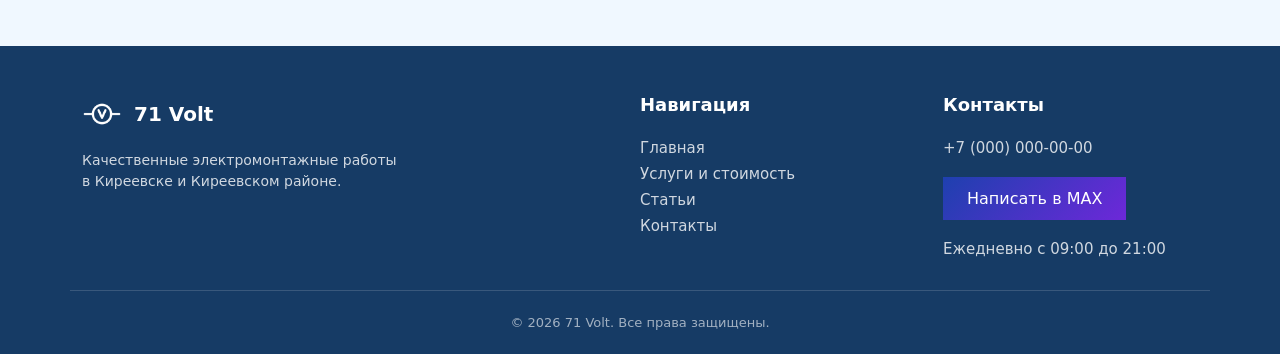
<file: usluga-1-komnatnaya.html>
<!DOCTYPE html>
<html lang="ru">
  <head>
    <meta charset="UTF-8" />
    <meta name="viewport" content="width=device-width, initial-scale=1.0, viewport-fit=cover, shrink-to-fit=no" />
    <meta name="description" content="Электромонтаж под ключ в однокомнатной квартире в Киреевске. Схемы, материалы, цены." />
    <meta name="robots" content="noindex, nofollow" />
    <title>Электрика в 1-комнатной квартире под ключ | 71 Volt</title>
    <link rel="canonical" href="https://bkmz-cfysx.github.io/usluga-1-komnatnaya.html" />
    <link rel="stylesheet" href="css/custom.css" />
    <script src="js/main.js" defer></script>
  </head>
  <body>
    <!-- Верхняя панель -->
    <header class="top-bar">
      <div class="top-bar__inner">
        <a href="index.html" class="top-bar__logo" aria-label="На главную">
          <img src="img/voltage-meter.webp" alt="Логотип 71 Volt" class="top-bar__logo-img" width="40" height="40" />
          <span class="top-bar__logo-text">71 Volt</span>
        </a>
        <nav class="top-bar__nav" aria-label="Основное меню">
          <a href="index.html" class="top-bar__nav-link">Главная</a>
          <a href="index.html#services" class="top-bar__nav-link">Услуги и стоимость</a>
          <a href="index.html#articles" class="top-bar__nav-link">Статьи</a>
          <a href="contacts.html" class="top-bar__nav-link">Контакты</a>
        </nav>
        <div class="top-bar__actions">
          <button class="top-bar__btn" id="theme-toggle" type="button" aria-label="Переключить тему">
            <svg class="top-bar__icon top-bar__icon--moon" viewBox="0 0 24 24" fill="none" stroke="currentColor" stroke-width="2" stroke-linecap="round" stroke-linejoin="round"><path d="M21 12.79A9 9 0 1 1 11.21 3 7 7 0 0 0 21 12.79z"></path></svg>
            <svg class="top-bar__icon top-bar__icon--sun" viewBox="0 0 24 24" fill="none" stroke="currentColor" stroke-width="2" stroke-linecap="round" stroke-linejoin="round"><circle cx="12" cy="12" r="5"></circle><line x1="12" y1="1" x2="12" y2="3"></line><line x1="12" y1="21" x2="12" y2="23"></line><line x1="4.22" y1="4.22" x2="5.64" y2="5.64"></line><line x1="18.36" y1="18.36" x2="19.78" y2="19.78"></line><line x1="1" y1="12" x2="3" y2="12"></line><line x1="21" y1="12" x2="23" y2="12"></line><line x1="4.22" y1="19.78" x2="5.64" y2="18.36"></line><line x1="18.36" y1="5.64" x2="19.78" y2="4.22"></line></svg>
            <span class="top-bar__text">Тема</span>
          </button>
          <button class="bvi-open top-bar__btn" type="button" aria-label="Версия для слабовидящих">
            <svg class="top-bar__icon" viewBox="0 0 24 24" fill="none" stroke="currentColor" stroke-width="2" stroke-linecap="round" stroke-linejoin="round"><path d="M1 12s4-8 11-8 11 8 11 8-4 8-11 8-11-8-11-8z"></path><circle cx="12" cy="12" r="3"></circle></svg>
            <span class="top-bar__text">Слабовидящим</span>
          </button>
          <button class="top-bar__burger" id="burger-menu" type="button" aria-label="Открыть меню" aria-expanded="false" aria-controls="mobile-menu">
            <span></span><span></span><span></span>
          </button>
        </div>
      </div>
    </header>

    <div class="page-wrapper">
      <main class="single-service">
        <!-- Заголовок страницы -->
        <section class="service-hero">
          <div class="service-hero__nav">
            <a href="index.html#pricing" class="service-hero__back">← Назад к ценам</a>
          </div>
          <h1 class="service-hero__title">Электрика в однокомнатной квартире под ключ</h1>
          <p class="service-hero__desc">Полный монтаж с нуля или замена старой проводки. Делаю не просто «чтобы работало», а надежно и безопасно на долгие годы.</p>
        </section>

        <!-- Основной контент с наполнением -->
        <section class="service-content">
          
          <h2>1. Схема разводки и планирование</h2>
          <p>Перед тем как взять в руки перфоратор, мы с вами садимся и рисуем схему. Важно понять, где будет стоять холодильник, стиральная машина, телевизор и рабочий стол. От этого зависит расположение розеток.</p>
          <p>В однокомнатной квартире я обычно делаю скрытую проводку (в штробах в стенах или в стяжке пола). Все силовые линии (розетки) и линии освещения прокладываю отдельными кабелями прямо от электрощита. Никаких скруток в распаечных коробках — только надежные клеммники или опрессовка.</p>
          
          <div class="service-content__image">
            <img src="img/hero-img-1200.webp" alt="Схема разводки в однокомнатной квартире" />
            <span class="service-content__caption">Пример планирования точек. (Позже заменишь картинку на свою схему)</span>
          </div>

          <h2>2. Сборка и монтаж электрощита</h2>
          <p>Щит — это сердце электрики. Для однушки обычно хватает щита на 24-36 модулей. Я не экономлю на безопасности и ставлю следующую начинку:</p>
          <ul>
            <li><strong>Вводной автомат:</strong> на 32А (или 40А, в зависимости от выделенной мощности).</li>
            <li><strong>Розеточные группы:</strong> автоматы на 16А (отдельно на кухню, отдельно на комнату).</li>
            <li><strong>Освещение:</strong> автоматы на 10А.</li>
            <li><strong>Защита:</strong> на влажные зоны (ванная, кухня) и на стиральную машину обязательно ставлю УЗО (устройство защитного отключения) на 30мА. Оно спасет от удара током, если что-то замкнет на корпус прибора.</li>
          </ul>

          <div class="service-content__image">
            <img src="img/sborka-elektroshchitov-i-avtomatiki-1200.webp" alt="Схема электрощита для однокомнатной квартиры" />
            <span class="service-content__caption">Пример сборки щита. (Замени на фото своего щита)</span>
          </div>

          <h2>3. Какие материалы я использую</h2>
          <p>Я работаю с материалами, которые проверены годами. Если вы закупаете сами — я дам список. Если доверяете мне — привезу всё сам со скидкой от поставщика.</p>
          <ul>
            <li><strong>Кабель:</strong> Только медный, негорючий <strong>ВВГнг-LS</strong>. На розетки — 3х2.5 мм², на свет — 3х1.5 мм². Алюминий в квартирах я не использую принципиально.</li>
            <li><strong>Автоматы и УЗО:</strong> Бренды IEK, Schneider Electric или ABB. Китайский ноунейм ставить опасно.</li>
            <li><strong>Подрозетники:</strong> Только с диэлектрическими свойствами, чтобы фазный провод случайно не пробил на бетон.</li>
            <li><strong>Розетки и выключатели:</strong> Устанавливаю те, что купите вы. Но по опыту советую Legrand или Werkel — они надежные и красиво смотрятся.</li>
          </ul>

          <h2>4. Этапы работ под ключ</h2>
          <p>Весь процесс в однокомнатной квартире (площадью 30-50 м²) обычно занимает от 3 до 5 дней. Работаю поэтапно:</p>
          <ol style="padding-left: 1.5rem; margin-bottom: 1.5rem; line-height: 1.6;">
            <li>Разметка стен и пола (по схеме).</li>
            <li>Штробление стен и бурение отверстий под подрозетники.</li>
            <li>Прокладка кабеля и установка подрозетников.</li>
            <li>Сборка и подключение электрощита.</li>
            <li>Установка розеток, выключателей и светильников.</li>
            <li>Прозвонка линий и тестирование системы под нагрузкой (проверяю все автоматы и УЗО).</li>
          </ol>

          <h2>5. Стоимость работ</h2>
          <p>Стоимость монтажа «под ключ» в однокомнатной квартире начинается <strong>от 40 000 ₽</strong> и зависит от объема штробления (кирпич или бетон), количества точек (розеток, выключателей, выводов) и необходимости собирать щит.</p>
          <p><em>Точную смету я называю после осмотра квартиры или по вашей схеме с размерами. Выезд по Киреевску и району — бесплатный.</em></p>

          <!-- Блок призыва к действию -->
          <div class="service-content__cta">
            <p>Нужен электрик в однокомнатную квартиру?</p>
            <a href="contacts.html" class="btn-primary">Вызвать мастера</a>
          </div>

        </section>
      </main>
    </div>

    <!-- Футер -->
    <footer class="footer">
      <div class="footer__inner">
        <div class="footer__col footer__col--brand">
          <a href="index.html" class="footer__logo" aria-label="На главную">
            <img src="img/voltage-meter.webp" alt="Логотип 71 Volt" class="footer__logo-img" width="40" height="40" />
            <span class="footer__logo-text">71 Volt</span>
          </a>
          <p class="footer__desc">Качественные электромонтажные работы в Киреевске и Киреевском районе.</p>
        </div>
        <div class="footer__col footer__col--nav">
          <h3 class="footer__title">Навигация</h3>
          <nav class="footer__nav" aria-label="Навигация в подвале">
            <a href="index.html" class="footer__nav-link">Главная</a>
            <a href="index.html#services" class="footer__nav-link">Услуги и стоимость</a>
            <a href="index.html#articles" class="footer__nav-link">Статьи</a>
            <a href="contacts.html" class="footer__nav-link">Контакты</a>
          </nav>
        </div>
        <div class="footer__col footer__col--contacts">
          <h3 class="footer__title">Контакты</h3>
          <a href="tel:+70000000000" class="footer__contact">+7 (000) 000-00-00</a>
          <a href="#" class="link-max footer__btn-max">Написать в MAX</a>
          <p class="footer__contact">Ежедневно с 09:00 до 21:00</p>
        </div>
      </div>
      <div class="footer__bottom"><p class="footer__copyright">© <span id="current-year">2024</span> 71 Volt. Все права защищены.</p></div>
    </footer>

    <div class="mobile-overlay" id="mobile-overlay"></div>
    <nav class="mobile-menu" id="mobile-menu" aria-label="Мобильное меню">
      <div class="mobile-menu__header"><span class="mobile-menu__title">Меню</span></div>
      <a href="index.html" class="mobile-menu__link">Главная</a>
      <a href="index.html#services" class="mobile-menu__link">Услуги и стоимость</a>
      <a href="index.html#articles" class="mobile-menu__link">Статьи</a>
      <a href="contacts.html" class="mobile-menu__link">Контакты</a>
    </nav>

    <button class="scroll-top" id="scroll-top" type="button" aria-label="Вернуться наверх">
      <svg viewBox="0 0 24 24" fill="none" stroke="currentColor" stroke-width="2" stroke-linecap="round" stroke-linejoin="round"><line x1="12" y1="19" x2="12" y2="5"></line><polyline points="5 12 12 5 19 12"></polyline></svg>
    </button>
  </body>
</html>
</file>
<file: css/custom.css>
*,
*::before,
*::after {
  box-sizing: border-box;
  margin: 0;
  padding: 0;
}

:root {
  color-scheme: light;
  --color-button: #163b65;
  --color-hover: #1c4a7a;
  --color-bg: #f0f8ff;
  --color-card-bg: #ffffff;
  --about-bg: #e6f0fa;
  --color-text: #1a202c;
  --color-text-muted: #4a5568;
  --color-title: #163b65;
  --color-border: #cbd5e0;
  --color-shadow: rgba(22, 59, 101, 0.06);
  --color-shadow-hover: rgba(22, 59, 101, 0.12);
  --header-bg: var(--color-button);
  --header-text: #ffffff;
  --header-border: rgba(255, 255, 255, 0.3);
  --menu-glass-bg: rgba(22, 59, 101, 0.95);
  --menu-glass-border: rgba(255, 255, 255, 0.2);
  --menu-text: #ffffff;
  --menu-accent: #93c5fd;
  --font-base:
    system-ui, -apple-system, BlinkMacSystemFont, "Segoe UI", Roboto, Oxygen,
    Ubuntu, Cantarell, "Open Sans", "Helvetica Neue", sans-serif;
}

html.dark-theme {
  color-scheme: dark;
  --color-button: #3b82f6;
  --color-hover: #60a5fa;
  --color-bg: #121212;
  --color-card-bg: #1e1e1e;
  --about-bg: #1a1a1a;
  --color-text: #f7fafc;
  --color-text-muted: #cbd5e0;
  --color-title: #f3f4f6;
  --color-border: #4a5568;
  --color-shadow: rgba(0, 0, 0, 0.4);
  --color-shadow-hover: rgba(0, 0, 0, 0.6);
  --header-bg: #0f172a;
  --header-text: #f3f4f6;
  --header-border: rgba(255, 255, 255, 0.15);
  --menu-glass-bg: rgba(15, 23, 42, 0.98);
  --menu-glass-border: rgba(255, 255, 255, 0.15);
  --menu-text: #f3f4f6;
  --menu-accent: #60a5fa;
}

html {
  -webkit-text-size-adjust: 100%;
  text-size-adjust: 100%;
  scroll-behavior: smooth;
  scroll-padding-top: 5rem;
  overflow-x: clip;
}

body {
  width: 100%;
  font-family: var(--font-base);
  background-color: var(--color-bg);
  color: var(--color-text);
  -webkit-font-smoothing: antialiased;
  -webkit-text-size-adjust: 100%;
  text-size-adjust: 100%;
  overflow-x: clip;
  transition:
    background-color 0.3s ease,
    color 0.3s ease;
}

body.no-scroll {
  overflow: hidden;
}
a {
  text-decoration: none;
  color: inherit;
}
img {
  max-width: 100%;
  height: auto;
  display: block;
}

:focus-visible {
  outline: 2px solid var(--color-hover);
  outline-offset: 2px;
}

@media (prefers-reduced-motion: reduce) {
  html {
    scroll-behavior: auto;
  }
  *,
  *::before,
  *::after {
    transition-duration: 0.01ms !important;
    animation-duration: 0.01ms !important;
    animation-iteration-count: 1 !important;
  }
}

.page-wrapper {
  width: 100%;
  max-width: 71.25rem;
  min-height: 100vh;
  min-height: 100dvh;
  margin: 0 auto;
  padding: 0 0.75rem;
  display: flex;
  flex-direction: column;
}

/* //? Шапка */
.top-bar {
  position: sticky;
  top: 0;
  z-index: 1000;
  width: 100%;
  background-color: var(--header-bg);
  color: var(--header-text);
  box-shadow: 0 4px 12px rgba(0, 0, 0, 0.15);
  transition:
    background-color 0.3s ease,
    color 0.3s ease;
}
.top-bar__inner {
  display: flex;
  justify-content: space-between;
  align-items: center;
  gap: 1rem;
  max-width: 71.25rem;
  margin: 0 auto;
  padding: 0.75rem;
}
.top-bar__logo {
  display: flex;
  align-items: center;
  gap: 0.75rem;
  transition: opacity 0.2s ease;
}
.top-bar__logo:hover {
  opacity: 0.9;
}
.top-bar__logo-img {
  height: 2.5rem;
  width: auto;
  object-fit: contain;
}
.top-bar__logo-text {
  font-weight: 700;
  font-size: 1.25rem;
  color: var(--header-text);
  white-space: nowrap;
}
.top-bar__nav {
  display: flex;
  gap: 1.5rem;
}
.top-bar__nav-link {
  font-size: 1rem;
  font-weight: 500;
  color: var(--header-text);
  transition: opacity 0.2s ease;
}
.top-bar__nav-link:hover,
.top-bar__nav-link[aria-current="page"] {
  opacity: 0.9;
}
.top-bar__actions {
  display: flex;
  gap: 0.75rem;
  align-items: center;
}
.top-bar__btn {
  display: inline-flex;
  align-items: center;
  justify-content: center;
  gap: 0.5rem;
  background-color: transparent;
  color: var(--header-text);
  border: 1px solid var(--header-border);
  padding: 0.5rem 1rem;
  border-radius: 0;
  font-size: 0.875rem;
  font-weight: 500;
  cursor: pointer;
  transition: all 0.2s ease;
  font-family: inherit;
  -webkit-appearance: none;
  appearance: none;
}
.top-bar__btn:hover {
  background-color: rgba(255, 255, 255, 0.15);
}
.top-bar__icon {
  width: 1.25rem;
  height: 1.25rem;
}
.top-bar__icon--sun {
  display: none;
}
html.dark-theme .top-bar__icon--sun {
  display: block;
}
html.dark-theme .top-bar__icon--moon {
  display: none;
}
.top-bar__burger {
  display: none;
  flex-direction: column;
  justify-content: center;
  align-items: center;
  gap: 5px;
  width: 2.75rem;
  height: 2.75rem;
  background: transparent;
  border: none;
  cursor: pointer;
  padding: 0.25rem;
  transition: all 0.3s ease;
}
.top-bar__burger span {
  display: block;
  width: 24px;
  height: 3px;
  background-color: #ffffff;
  transition:
    transform 0.3s ease,
    opacity 0.3s ease;
  border-radius: 0;
}
.top-bar__burger.is-active {
  position: fixed;
  top: 0.75rem;
  right: 0.75rem;
  z-index: 10001;
  background-color: rgba(255, 255, 255, 0.2);
  -webkit-backdrop-filter: blur(4px);
  backdrop-filter: blur(4px);
  border-radius: 0;
}
.top-bar__burger.is-active span:nth-child(1) {
  transform: translateY(8px) rotate(45deg);
}
.top-bar__burger.is-active span:nth-child(2) {
  opacity: 0;
}
.top-bar__burger.is-active span:nth-child(3) {
  transform: translateY(-8px) rotate(-45deg);
}

/* //? Мобильное меню */
.mobile-overlay {
  position: fixed;
  inset: 0;
  background-color: rgba(0, 0, 0, 0.6);
  -webkit-backdrop-filter: blur(2px);
  backdrop-filter: blur(2px);
  opacity: 0;
  visibility: hidden;
  transition:
    opacity 0.3s ease,
    visibility 0.3s ease;
  z-index: 9998;
}
.mobile-overlay.is-active {
  opacity: 1;
  visibility: visible;
}
.mobile-menu {
  position: fixed;
  top: 0;
  left: 0;
  width: 80%;
  max-width: 20rem;
  height: 100dvh;
  background-color: var(--menu-glass-bg);
  -webkit-backdrop-filter: blur(14px) saturate(150%);
  backdrop-filter: blur(14px) saturate(150%);
  border-right: 1px solid var(--menu-glass-border);
  box-shadow: 0 0 40px rgba(0, 0, 0, 0.3);
  z-index: 9999;
  transform: translateX(-100%);
  transition: transform 0.3s cubic-bezier(0.4, 0, 0.2, 1);
  display: flex;
  flex-direction: column;
  padding: 1.5rem;
  color: var(--menu-text);
  overflow-y: auto;
  overscroll-behavior: contain;
}
.mobile-menu.is-active {
  transform: translateX(0);
}
.mobile-menu__header {
  display: flex;
  align-items: center;
  justify-content: space-between;
  gap: 1rem;
  margin-bottom: 2rem;
  padding-bottom: 1rem;
  border-bottom: 1px solid var(--menu-glass-border);
}
.mobile-menu__title {
  font-size: 1.5rem;
  font-weight: 700;
  color: var(--menu-text);
}
.mobile-menu__link {
  font-size: 1.125rem;
  font-weight: 500;
  color: var(--menu-text);
  padding: 1rem 0;
  border-bottom: 1px solid var(--menu-glass-border);
  transition:
    color 0.2s ease,
    padding-left 0.2s ease;
}
.mobile-menu__link:hover {
  color: var(--menu-accent);
  padding-left: 0.5rem;
}

/* ? Hero */
.hero {
  display: flex;
  align-items: center;
  justify-content: space-between;
  padding: 2.5rem 0;
  gap: 1rem;
}
.hero__text,
.hero__media {
  flex: 1;
  width: 100%;
  min-width: 0;
}
.hero__text {
  display: flex;
  flex-direction: column;
}
.contacts {
  display: flex;
  align-items: center;
  flex-wrap: wrap;
  margin-bottom: 1rem;
  gap: 1rem;
}
.link-phone,
.link-max {
  display: inline-flex;
  color: #ffffff;
  padding: 0.75rem 1.5rem;
  transition: opacity 0.3s;
}
.link-phone {
  background-color: var(--color-button);
}
.link-max {
  background: linear-gradient(135deg, #1e40af 0%, #6d28d9 100%);
}
.link-max-mobile {
  display: none;
  flex-shrink: 0;
  width: 2.75rem;
  height: 2.75rem;
  background-image: url("../img/MAX.svg");
  background-size: contain;
  background-repeat: no-repeat;
  background-position: center;
}
.link-phone:hover,
.link-max:hover {
  opacity: 0.9;
}
.contacts span {
  font-size: clamp(1rem, 0.95rem + 0.25vw, 1.2rem);
  font-weight: 500;
  color: var(--color-title);
}
.hero__title {
  font-size: clamp(1.5rem, 1.1364rem + 1.8182vw, 2.5rem);
  margin-bottom: 0.75rem;
  text-wrap: balance;
  color: var(--color-title);
}
.hero__description {
  font-size: 1rem;
  margin-bottom: 1.5rem;
  overflow-wrap: break-word;
}
.hero__description span {
  color: var(--color-hover);
  font-weight: 600;
}
.hero__link {
  display: inline-flex;
  align-self: flex-start;
  background-color: var(--color-button);
  color: #ffffff;
  padding: 0.75rem 1.5rem;
  transition: background-color 0.3s;
}
.hero__link:hover {
  background-color: var(--color-hover);
}
.hero__img {
  width: 100%;
  height: auto;
}

/* ? About */
.about {
  position: relative;
  padding: 3rem 0;
  margin-bottom: 3rem;
  transition: background-color 0.3s ease;
}
.about::before {
  content: "";
  position: absolute;
  top: 0;
  bottom: 0;
  left: 50%;
  width: 100vw;
  max-width: 100vw;
  transform: translateX(-50%);
  background-color: var(--about-bg);
  z-index: -1;
}
.about__title {
  font-size: clamp(1.25rem, 1.1rem + 0.75vw, 1.5rem);
  margin-bottom: 1.5rem;
  color: var(--color-title);
  text-align: center;
}
.about__content {
  display: grid;
  grid-template-columns: 10rem 1fr;
  gap: 2rem;
  align-items: start;
  max-width: 56rem;
  margin: 0 auto;
}
.about__media {
  display: flex;
  flex-direction: column;
  align-items: center;
  min-width: 0;
}
.about__avatar {
  width: 8rem;
  height: 8rem;
  border-radius: 0;
  background-color: var(--color-card-bg);
  display: flex;
  align-items: center;
  justify-content: center;
  box-shadow: 0 6px 16px rgba(22, 59, 101, 0.2);
  border: 4px solid var(--color-card-bg);
  outline: 2px solid var(--color-border);
  overflow: hidden;
}
.about__avatar-img {
  width: 100%;
  height: 100%;
  object-fit: cover;
  object-position: center 20%;
}
.about__text {
  display: flex;
  flex-direction: column;
  gap: 0.5rem;
  min-width: 0;
}
.about__lead {
  font-size: 0.9375rem;
  line-height: 1.5;
  color: var(--color-text);
}
.about__lead strong {
  color: var(--color-title);
  font-weight: 700;
}
.about__text p {
  font-size: 0.875rem;
  line-height: 1.5;
  color: var(--color-text);
}
.about__subtitle {
  font-size: 1rem;
  font-weight: 700;
  color: var(--color-title);
  margin-top: 0.25rem;
}
.about__list {
  list-style: none;
  display: flex;
  flex-direction: column;
  gap: 0.25rem;
}
.about__list li {
  position: relative;
  padding-left: 1.25rem;
  line-height: 1.4;
  font-size: 0.875rem;
  color: var(--color-text);
}
.about__list li::before {
  content: "";
  position: absolute;
  left: 0;
  top: 0.2em;
  width: 1rem;
  height: 1rem;
  background-color: var(--color-button);
  -webkit-mask-image: url("data:image/svg+xml,%3Csvg xmlns='http://www.w3.org/2000/svg' viewBox='0 0 24 24' fill='none' stroke='%23fff' stroke-width='3' stroke-linecap='round' stroke-linejoin='round'%3E%3Cpolyline points='20 6 9 17 4 12'/%3E%3C/svg%3E");
  mask-image: url("data:image/svg+xml,%3Csvg xmlns='http://www.w3.org/2000/svg' viewBox='0 0 24 24' fill='none' stroke='%23fff' stroke-width='3' stroke-linecap='round' stroke-linejoin='round'%3E%3Cpolyline points='20 6 9 17 4 12'/%3E%3C/svg%3E");
  -webkit-mask-size: contain;
  mask-size: contain;
  -webkit-mask-repeat: no-repeat;
  mask-repeat: no-repeat;
  -webkit-mask-position: center;
  mask-position: center;
}
.about__cta {
  display: inline-flex;
  align-self: flex-start;
  background-color: var(--color-button);
  color: #ffffff;
  padding: 0.5rem 1.25rem;
  margin-top: 1.25rem;
  font-size: 0.875rem;
  font-weight: 500;
  transition: background-color 0.3s;
  border-radius: 0;
}
.about__cta:hover {
  background-color: var(--color-hover);
}

/* ? Services */
.services {
  margin-bottom: 4rem;
}
.services__title {
  font-size: clamp(1.25rem, 1.1rem + 0.75vw, 1.5rem);
  margin-bottom: 2.5rem;
  color: var(--color-title);
}
.services__card {
  display: grid;
  grid-template-columns: repeat(auto-fit, minmax(min(100%, 14rem), 1fr));
  gap: 1.25rem;
  align-items: stretch;
}
.services__card__item {
  position: relative;
  display: flex;
  flex-direction: column;
  background-color: var(--color-card-bg);
  border-radius: 0;
  padding: 0;
  overflow: hidden;
  box-shadow: 0 4px 12px var(--color-shadow);
  transition:
    transform 0.25s ease,
    box-shadow 0.25s ease,
    background-color 0.3s ease;
}
.services__card__item::before {
  content: "";
  position: absolute;
  top: 0;
  left: 0;
  right: 0;
  height: 3px;
  background-color: var(--color-button);
  opacity: 0.9;
  z-index: 1;
}
.services__card__item:hover {
  transform: translateY(-4px);
  box-shadow: 0 12px 24px var(--color-shadow-hover);
}
.services__img {
  width: 100%;
  height: auto;
  display: block;
}
.services__card__item h3 {
  margin: 1rem 1.25rem 0.5rem;
  font-size: 1.125rem;
  color: var(--color-title);
}
.services__card__item p {
  margin: 0 1.25rem 1rem;
  flex-grow: 1;
  font-size: 0.9375rem;
  line-height: 1.5;
  color: var(--color-text);
}
.services__link {
  display: inline-flex;
  align-items: center;
  gap: 0.35rem;
  margin: 0 1.25rem 1.25rem;
  color: var(--color-title);
  font-weight: 600;
  align-self: flex-start;
  transition:
    color 0.2s,
    gap 0.2s;
}
.services__link::after {
  content: "→";
  font-size: 1rem;
  transition: transform 0.2s;
}
.services__link:hover {
  color: var(--color-hover);
  text-decoration: underline;
}
.services__link:hover::after {
  transform: translateX(3px);
}

/* ? Pricing */
.pricing {
  margin-bottom: 4rem;
}
.pricing__title {
  font-size: clamp(1.25rem, 1.1rem + 0.75vw, 1.5rem);
  margin-bottom: 2.5rem;
  text-align: start;
  color: var(--color-title);
}
.pricing__grid {
  display: grid;
  grid-template-columns: repeat(auto-fit, minmax(min(100%, 18rem), 1fr));
  gap: 1.25rem;
  align-items: stretch;
}
.pricing__card {
  position: relative;
  overflow: hidden;
  display: flex;
  flex-direction: column;
  background-color: var(--color-card-bg);
  border-radius: 0;
  padding: 2rem 1.5rem 1.5rem;
  box-shadow: 0 4px 12px var(--color-shadow);
  cursor: pointer;
  transition:
    transform 0.25s ease,
    box-shadow 0.25s ease,
    background-color 0.3s ease;
}
.pricing__card:hover {
  transform: translateY(-4px);
  box-shadow: 0 12px 24px var(--color-shadow-hover);
}
.pricing__icon {
  display: flex;
  justify-content: center;
  margin-bottom: 1rem;
  color: var(--color-button);
}
.pricing__icon svg {
  width: 2.5rem;
  height: 2.5rem;
}
.pricing__card-title {
  font-size: 1.25rem;
  font-weight: 600;
  text-align: center;
  color: var(--color-title);
  margin-bottom: 1.25rem;
}
.pricing__list {
  list-style: none;
  margin-bottom: 1.5rem;
  flex-grow: 1;
}
.pricing__list-item {
  position: relative;
  padding-left: 1.25rem;
  margin-bottom: 0.75rem;
  font-size: 0.9375rem;
  line-height: 1.4;
  color: var(--color-text);
}
.pricing__list-item::before {
  content: "";
  position: absolute;
  left: 0;
  top: 0.5em;
  width: 0.35rem;
  height: 0.35rem;
  background-color: var(--color-text-muted);
  border-radius: 50%;
}
.pricing__price {
  margin-top: auto;
  padding-top: 1.25rem;
  border-top: 1px solid var(--color-border);
  text-align: center;
  font-size: 1.125rem;
  font-weight: 700;
  color: var(--color-title);
}

/* ========================================= */
/* ? СТРАНИЦЫ УСЛУГ (ДЕТАЛЬНЫЕ) */
/* ========================================= */
.single-service {
  max-width: 50rem;
  margin: 0 auto;
  padding: 2rem 0 4rem;
}

.service-hero {
  margin-bottom: 2.5rem;
  padding-bottom: 1.5rem;
  border-bottom: 1px solid var(--color-border);
}

.service-hero__nav {
  margin-bottom: 1rem;
}

.service-hero__back {
  font-size: 0.875rem;
  color: var(--color-text-muted);
  transition: color 0.2s;
}

.service-hero__back:hover {
  color: var(--color-button);
}

.service-hero__title {
  font-size: clamp(1.5rem, 1.3rem + 1vw, 2.25rem);
  color: var(--color-title);
  margin-bottom: 1rem;
  line-height: 1.2;
}

.service-hero__desc {
  font-size: 1.125rem;
  color: var(--color-text-muted);
  line-height: 1.5;
}

.service-content h2 {
  font-size: 1.5rem;
  color: var(--color-title);
  margin: 2.5rem 0 1rem;
}

.service-content p {
  font-size: 1rem;
  line-height: 1.6;
  color: var(--color-text);
  margin-bottom: 1rem;
}

.service-content ul {
  list-style: disc;
  padding-left: 1.5rem;
  margin-bottom: 1.5rem;
}

.service-content li {
  font-size: 1rem;
  line-height: 1.6;
  margin-bottom: 0.5rem;
}

.service-content__image {
  margin: 1.5rem 0 2rem;
  background-color: var(--color-card-bg);
  padding: 1rem;
  border: 1px solid var(--color-border);
  border-radius: 0;
  text-align: center;
}

.service-content__image img {
  width: 100%;
  height: auto;
  margin-bottom: 0.5rem;
}

.service-content__caption {
  font-size: 0.875rem;
  color: var(--color-text-muted);
  font-style: italic;
}

.service-content__cta {
  margin-top: 3rem;
  padding: 2rem;
  background-color: var(--about-bg);
  border-left: 4px solid var(--color-button);
  text-align: center;
}

.service-content__cta p {
  font-size: 1.125rem;
  font-weight: 600;
  margin-bottom: 1rem;
}

.btn-primary {
  display: inline-flex;
  background-color: var(--color-button);
  color: #ffffff;
  padding: 0.75rem 1.5rem;
  font-weight: 500;
  transition: background-color 0.3s;
}

.btn-primary:hover {
  background-color: var(--color-hover);
}

/* ? Footer */
.footer {
  background-color: var(--header-bg);
  color: var(--header-text);
  padding: 3rem 0 1.5rem;
  margin-top: auto;
  transition:
    background-color 0.3s ease,
    color 0.3s ease;
}
.footer__inner {
  max-width: 71.25rem;
  margin: 0 auto;
  padding: 0 0.75rem;
  display: grid;
  grid-template-columns: 1fr;
  gap: 2rem;
}
.footer__col {
  display: flex;
  flex-direction: column;
  gap: 1rem;
}
.footer__logo {
  display: flex;
  align-items: center;
  gap: 0.75rem;
  transition: opacity 0.2s ease;
}
.footer__logo:hover {
  opacity: 0.9;
}
.footer__logo-img {
  height: 2.5rem;
  width: auto;
  object-fit: contain;
}
.footer__logo-text {
  font-weight: 700;
  font-size: 1.25rem;
  color: var(--header-text);
  white-space: nowrap;
}
.footer__desc {
  font-size: 0.875rem;
  line-height: 1.5;
  color: rgba(255, 255, 255, 0.8);
  max-width: 20rem;
}
.footer__title {
  font-size: 1.125rem;
  font-weight: 600;
  margin-bottom: 0.5rem;
  color: var(--header-text);
}
.footer__nav {
  display: flex;
  flex-direction: column;
  gap: 0.5rem;
}
.footer__nav-link,
.footer__contact {
  font-size: 0.9375rem;
  color: rgba(255, 255, 255, 0.8);
  transition: color 0.2s ease;
}
.footer__nav-link:hover,
.footer__contact:hover {
  color: #ffffff;
}
.footer__btn-max {
  align-self: flex-start;
  margin: 0.25rem 0;
}
.footer__bottom {
  max-width: 71.25rem;
  margin: 2rem auto 0;
  padding: 1.5rem 0.75rem 0;
  border-top: 1px solid rgba(255, 255, 255, 0.15);
  text-align: center;
}
.footer__copyright {
  font-size: 0.8125rem;
  color: rgba(255, 255, 255, 0.6);
}

/* ? Contacts Page */
.contacts-hero {
  text-align: center;
  padding: 3rem 0 2rem;
}
.contacts-hero__title {
  font-size: clamp(1.4rem, 1.2rem + 1.5vw, 2.1rem);
  color: var(--color-title);
  margin-bottom: 1rem;
  text-wrap: balance;
}
.contacts-hero__desc {
  font-size: clamp(1rem, 0.95rem + 0.35vw, 1.15rem);
  color: var(--color-text);
  max-width: 40rem;
  margin: 0 auto;
  line-height: 1.6;
}

.contacts-layout {
  display: grid;
  grid-template-columns: 1fr;
  gap: 3rem;
  margin-bottom: 4rem;
  max-width: 60rem;
  margin-left: auto;
  margin-right: auto;
}
.contact-form-wrapper {
  background-color: var(--color-card-bg);
  padding: 2rem;
  border-radius: 0;
  box-shadow: 0 8px 24px var(--color-shadow);
  border-top: 4px solid var(--color-button);
}
.contact-form-title {
  font-size: 1.5rem;
  color: var(--color-title);
  margin-bottom: 0.5rem;
}
.contact-form-subtitle {
  font-size: 0.9375rem;
  color: var(--color-text-muted);
  margin-bottom: 1.5rem;
}
.contact-form {
  display: flex;
  flex-direction: column;
  gap: 1.25rem;
}
.form-group {
  display: flex;
  flex-direction: column;
  gap: 0.5rem;
}
.form-label {
  font-size: 0.875rem;
  font-weight: 600;
  color: var(--color-title);
}
.form-input {
  width: 100%;
  padding: 0.75rem 1rem;
  font-family: inherit;
  font-size: 16px;
  color: var(--color-text);
  background-color: var(--color-bg);
  border: 1px solid var(--color-border);
  border-radius: 0;
  transition:
    border-color 0.2s,
    box-shadow 0.2s;
}
.form-input::placeholder {
  color: var(--color-text-muted);
  opacity: 0.7;
}
.form-input:focus {
  outline: none;
  border-color: var(--color-button);
  box-shadow: 0 0 0 3px rgba(22, 59, 101, 0.2);
}
.form-textarea {
  resize: vertical;
  min-height: 5rem;
  font-size: 16px;
}
.form-submit {
  background-color: var(--color-button);
  color: #ffffff;
  padding: 0.875rem 1.5rem;
  border: none;
  border-radius: 0;
  font-size: 16px;
  font-weight: 600;
  cursor: pointer;
  transition: background-color 0.3s;
  margin-top: 0.5rem;
}
.form-submit:hover {
  background-color: var(--color-hover);
}
.form-privacy {
  font-size: 0.75rem;
  color: var(--color-text-muted);
  text-align: center;
  margin-top: -0.5rem;
}
.form-success {
  padding: 1rem;
  background-color: #dcfce7;
  color: #166534;
  border-radius: 0;
  font-size: 0.9375rem;
  font-weight: 500;
  text-align: center;
  border: 1px solid #bbf7d0;
}

.contact-info-wrapper {
  display: flex;
  flex-direction: column;
  gap: 0.3rem;
}
.contact-card-horizontal {
  display: flex !important;
  flex-direction: row !important;
  align-items: center !important;
  gap: 1rem !important;
  background-color: var(--color-card-bg);
  padding: 1rem 1.25rem !important;
  border-radius: 0;
  box-shadow: 0 4px 12px var(--color-shadow);
  border: 1px solid var(--color-border);
  transition:
    transform 0.25s ease,
    box-shadow 0.25s ease;
  overflow: hidden !important;
  width: 100% !important;
  max-width: 100% !important;
}
.contact-card-horizontal:hover {
  transform: translateY(-2px);
  box-shadow: 0 8px 16px var(--color-shadow-hover);
}
.contact-card-horizontal__icon {
  flex: 0 0 2.5rem !important;
  flex-shrink: 0 !important;
  width: 2.5rem !important;
  min-width: 2.5rem !important;
  max-width: 2.5rem !important;
  height: 2.5rem !important;
  min-height: 2.5rem !important;
  max-height: 2.5rem !important;
  display: flex !important;
  align-items: center !important;
  justify-content: center !important;
  overflow: hidden !important;
  color: var(--color-button);
}
.contact-card-horizontal__icon svg {
  display: block !important;
  width: 1.5rem !important;
  min-width: 1.5rem !important;
  max-width: 1.5rem !important;
  height: 1.5rem !important;
  min-height: 1.5rem !important;
  max-height: 1.5rem !important;
  flex: 0 0 auto !important;
  flex-shrink: 0 !important;
}
.contact-card-horizontal__text {
  display: flex !important;
  flex-direction: column !important;
  gap: 0.15rem;
  flex: 1 1 0 !important;
  min-width: 0 !important;
  overflow: hidden !important;
}
.contact-card-horizontal__label {
  font-size: 0.75rem;
  font-weight: 600;
  color: var(--color-text-muted);
  text-transform: uppercase;
  letter-spacing: 0.05em;
  line-height: 1.2;
}
.contact-card-horizontal__value {
  font-size: 1.125rem;
  font-weight: 700;
  color: var(--color-title);
  transition: color 0.2s;
  overflow-wrap: break-word;
  word-break: break-word;
  line-height: 1.3;
}
a.contact-card-horizontal__value:hover {
  color: var(--color-hover);
}

/* ? FAQ */
.faq {
  margin-bottom: 3rem;
}
.faq__title {
  font-size: clamp(1.25rem, 1.1rem + 0.75vw, 1.5rem);
  margin-bottom: 0.875rem;
  color: var(--color-title);
  text-align: center;
}
.faq__list {
  display: flex;
  flex-direction: column;
  gap: 0.1rem;
  max-width: 48rem;
  margin: 0 auto;
}
.faq__item {
  background-color: var(--color-card-bg);
  border-radius: 0;
  box-shadow: 0 2px 6px var(--color-shadow);
  border: 1px solid var(--color-border);
  overflow: hidden;
}
.faq__item summary {
  padding: 0.75rem 2.5rem 0.75rem 1rem;
  font-size: 0.9375rem;
  font-weight: 600;
  color: var(--color-title);
  cursor: pointer;
  list-style: none;
  position: relative;
  transition: color 0.2s;
}
.faq__item summary:hover {
  color: var(--color-hover);
}
.faq__item summary::-webkit-details-marker {
  display: none;
}
.faq__item summary::after {
  content: "+";
  position: absolute;
  right: 1rem;
  top: 50%;
  transform: translateY(-50%);
  font-size: 1.25rem;
  line-height: 1;
  color: var(--color-button);
  transition: transform 0.2s;
}
.faq__item[open] summary::after {
  content: "−";
}
.faq__item p {
  padding: 0 1rem 0.75rem;
  font-size: 0.875rem;
  line-height: 1.5;
  color: var(--color-text);
}

/* ? Tooltip */
.tooltip {
  position: fixed;
  top: 0;
  left: 0;
  padding: 0.5rem 0.875rem;
  background-color: rgba(22, 59, 101, 0.98);
  -webkit-backdrop-filter: blur(10px) saturate(140%);
  backdrop-filter: blur(10px) saturate(140%);
  border-left: 1px solid rgba(240, 248, 255, 0.3);
  border-right: 1px solid rgba(240, 248, 255, 0.3);
  border-bottom: 1px solid rgba(240, 248, 255, 0.3);
  color: #ffffff;
  font-family: var(--font-base);
  font-size: 0.8125rem;
  font-weight: 500;
  line-height: 1.4;
  border-radius: 0;
  white-space: nowrap;
  pointer-events: none;
  z-index: 9999;
  opacity: 0;
  transform: scale(0.9);
  transform-origin: top left;
  transition:
    opacity 0.15s ease,
    transform 0.15s ease;
  box-shadow:
    0 8px 24px rgba(22, 59, 101, 0.25),
    inset 0 1px 0 rgba(240, 248, 255, 0.2);
}
.tooltip.is-visible {
  opacity: 1;
  transform: scale(1);
}

/* ? Scroll top */
.scroll-top {
  position: fixed;
  bottom: 2rem;
  right: 2rem;
  width: 3rem;
  height: 3rem;
  border-radius: 0;
  background-color: var(--color-button);
  color: #ffffff;
  border: none;
  display: flex;
  align-items: center;
  justify-content: center;
  cursor: pointer;
  box-shadow: 0 4px 12px var(--color-shadow);
  opacity: 0;
  visibility: hidden;
  transform: translateY(10px);
  transition:
    opacity 0.3s ease,
    visibility 0.3s ease,
    transform 0.3s ease,
    background-color 0.3s ease,
    box-shadow 0.3s ease;
  z-index: 9000;
}
.scroll-top:hover {
  background-color: var(--color-hover);
  box-shadow: 0 12px 24px var(--color-shadow-hover);
  transform: translateY(0) scale(1.05);
}
.scroll-top.is-visible {
  opacity: 1;
  visibility: visible;
  transform: translateY(0);
}
.scroll-top svg {
  width: 1.5rem;
  height: 1.5rem;
}

/* * Адаптивность */
@media (min-width: 768px) {
  .footer__inner {
    grid-template-columns: 2fr 1fr 1fr;
    gap: 3rem;
  }
  .contacts-layout {
    grid-template-columns: 1fr 1.5fr;
    align-items: start;
  }
}

@media (max-width: 900px) {
  .about__content {
    grid-template-columns: 1fr;
    gap: 1.5rem;
  }
  .about__media {
    flex-direction: row;
    flex-wrap: wrap;
    justify-content: center;
    align-items: center;
  }
  .about__avatar {
    width: 6rem;
    height: 6rem;
  }
}

@media (max-width: 768px) {
  .page-wrapper {
    padding: 0 0.75rem 1rem;
  }
  .top-bar__inner {
    padding: 0.5rem 0.75rem;
  }
  .top-bar__nav {
    display: none;
  }
  .top-bar__burger {
    display: flex;
  }
  .top-bar__logo-img {
    height: 2rem;
  }
  .top-bar__logo-text {
    font-size: 1.125rem;
  }
  .hero {
    flex-direction: column;
    gap: 0;
    padding-top: 1.5rem;
  }
  .contacts {
    justify-content: center;
  }
  .hero__title,
  .hero__description {
    text-align: center;
  }
  .hero__description {
    margin-bottom: 1rem;
    font-size: 1.2rem;
    text-wrap: balance;
  }
  .hero__link {
    align-self: center;
    margin-bottom: 1.5rem;
  }
  .hero__media {
    display: flex;
    flex-direction: column;
    gap: 1rem;
  }
  .about {
    padding: 2rem 0;
  }
  .about__title {
    text-align: center;
  }
  .about__content {
    gap: 1.5rem;
  }
  .about__media {
    flex-direction: column;
  }
  .about__cta {
    align-self: stretch;
    justify-content: center;
  }
  .services,
  .pricing {
    margin-bottom: 3rem;
  }
  .services__title,
  .pricing__title {
    text-align: center;
  }
  .services__card {
    grid-template-columns: repeat(2, 1fr);
    gap: 0.75rem;
  }
  .services__card__item h3 {
    margin: 0.75rem 0.75rem 0.25rem;
    font-size: 1rem;
  }
  .services__card__item p {
    margin: 0 0.75rem 0.5rem;
    font-size: 0.8125rem;
  }
  .services__link {
    margin: 0 0.75rem 0.75rem;
    font-size: 0.875rem;
  }
  .scroll-top {
    width: 2.5rem;
    height: 2.5rem;
    bottom: 1.5rem;
    right: 1.5rem;
  }
  .footer__desc {
    max-width: 100%;
  }
  .contacts-hero {
    padding: 2rem 0 1.5rem;
  }
  .contact-cards {
    margin-bottom: 3rem;
  }
}

@media (max-height: 500px) {
  .mobile-menu {
    padding: 1rem;
  }
  .mobile-menu__header {
    margin-bottom: 1rem;
    padding-bottom: 0.5rem;
  }
  .mobile-menu__title {
    font-size: 1.25rem;
  }
  .mobile-menu__link {
    padding: 0.75rem 0;
    font-size: 1rem;
  }
}

@media (max-width: 500px) {
  .top-bar__text {
    display: none;
  }
  .top-bar__btn {
    padding: 0.5rem;
    border-radius: 0;
    width: 2.5rem;
    height: 2.5rem;
  }
}

@media (max-width: 425px) {
  .services__card {
    grid-template-columns: 1fr;
    gap: 1.25rem;
  }
  .services__card__item h3 {
    margin: 1rem 1.25rem 0.5rem;
    font-size: 1.125rem;
  }
  .services__card__item p {
    margin: 0 1.25rem 1rem;
    font-size: 0.9375rem;
  }
  .services__link {
    margin: 0 1.25rem 1.25rem;
    font-size: 1rem;
  }
  .top-bar .link-max,
  .hero .link-max {
    display: none;
  }
  .link-max-mobile {
    display: inline-flex;
  }
  .footer__btn-max {
    display: inline-flex;
  }
  .hero__description {
    font-size: 0.95rem;
  }
}

@media (hover: none) {
  .tooltip {
    display: none;
  }
}
</file>
